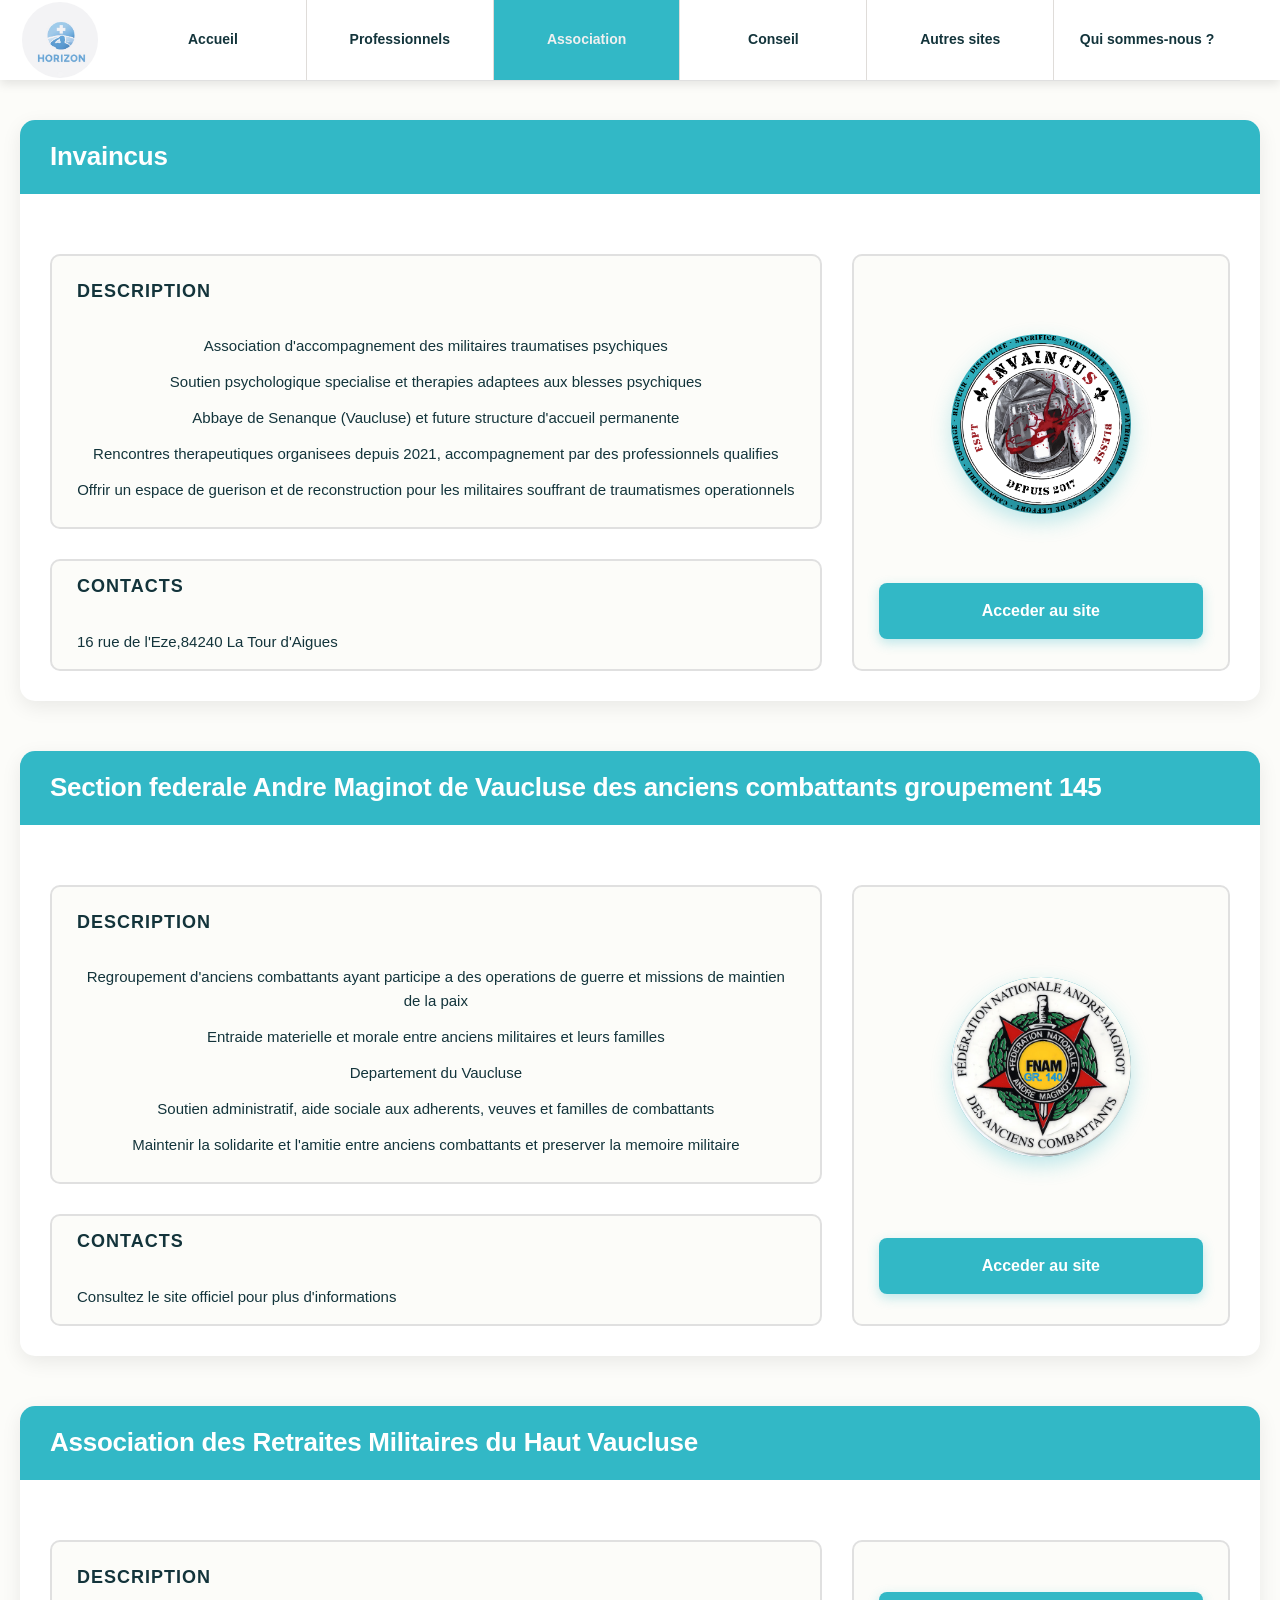
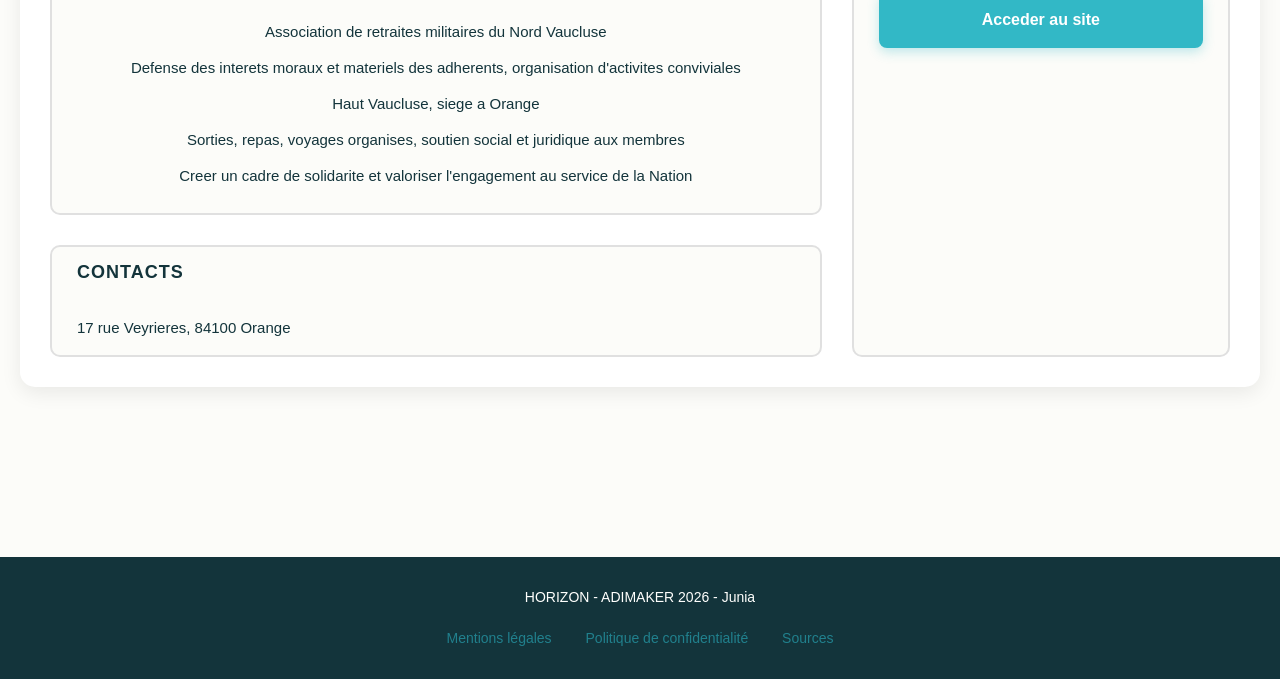
<file: associations.html>
<!DOCTYPE html>
<html lang="fr">
<head>
    <meta charset="UTF-8">
    <meta name="viewport" content="width=device-width, initial-scale=1.0">
    <title>Associations - HORIZON</title>
    <link rel="stylesheet" href="page_daccueil.css">
    <link rel="stylesheet" href="navbar.css">
    <link rel="stylesheet" href="associations.css">
</head>
<body>
    <!-- HEADER & NAVIGATION -->
<header>
    <nav class="navbar">
        <div class="logo-space">
            <img src="Logo.png" alt="Logo Horizon" />
        </div>

        <button class="menu-toggle" id="menuToggle">☰</button>

        <ul class="nav-menu" id="navMenu">
            <li class="nav-item">
                <a href="index.html" class="nav-link">Accueil</a>
            </li>
        
<li class="nav-item dropdown" id="dropdownPros">
    <a href="#" class="nav-link" id="dropdownToggle">Professionnels</a>
    <div class="dropdown-menu">
        <a href="psychiatres.html" class="dropdown-item">Psychiatres</a>
        <a href="psychologues.html" class="dropdown-item">Psychologues</a>
        <a href="psychothérapeutes.html" class="dropdown-item">Psychothérapeutes</a>
    </div>
</li>
            
           <li class="nav-item">
    <a href="associations.html" class="nav-link active">Association</a>
</li>
            
            <li class="nav-item">
                <a href="conseils.html" class="nav-link">Conseil</a>
            </li>
            
            <li class="nav-item">
                <a href="Autres_sites.html" class="nav-link">Autres sites</a>
            </li>
            
            <li class="nav-item">
                <a href="Qui_sommes_nous.html" class="nav-link">Qui sommes-nous ?</a>
            </li>
        </ul>
    </nav>
</header>



    <!-- CONTAINER PRINCIPAL -->
    <main class="associations-container">

        
        <!-- ASSOCIATION 1: INVAINCUS -->
        <article class="association-card">
            <div class="card-header">
                <h2 class="association-name">Invaincus</h2>
            </div>
            
            <div class="card-main">
                    <div class="left-column">
                        <!-- Description à gauche -->
                        <div class="description-block">
                            <h3 class="block-title">DESCRIPTION</h3>
                            <ul class="description-list centered">
                                <li>Association d'accompagnement des militaires traumatises psychiques</li>
                                <li>Soutien psychologique specialise et therapies adaptees aux blesses psychiques</li>
                                <li>Abbaye de Senanque (Vaucluse) et future structure d'accueil permanente</li>
                                <li>Rencontres therapeutiques organisees depuis 2021, accompagnement par des professionnels qualifies</li>
                                <li>Offrir un espace de guerison et de reconstruction pour les militaires souffrant de traumatismes operationnels</li>
                            </ul>
                        </div>

                        <!-- Contacts en bas (déplacé pour prendre la même largeur que la description) -->
                        <div class="contacts-block">
                            <h3 class="block-title">CONTACTS</h3>
                            <div class="contacts-content">
                                <p class="contact-address">
                                    16 rue de l'Eze,84240 La Tour d'Aigues</p>
                            </div>
                        </div>
                    </div>

                    <!-- Logo et lien à droite -->
                    <div class="logo-link-block">
                        <div class="logo-wrapper">
                            <div class="logo-circle">
                                <img src ="Invaincu.png">
                            </div>
                        </div>
                        <a href="https://www.association-invaincus.fr" target="_blank" rel="noopener noreferrer" class="site-button">
                            Acceder au site
                        </a>
                    </div>
                </div>
        </article>

        <!-- ASSOCIATION 2: ANDRÉ MAGINOT -->
        <article class="association-card">
            <div class="card-header">
                <h2 class="association-name">Section federale Andre Maginot de Vaucluse des anciens combattants groupement 145</h2>
            </div>
            
            <div class="card-main">
                <div class="left-column">
                    <div class="description-block">
                        <h3 class="block-title">DESCRIPTION</h3>
                        <ul class="description-list centered">
                            <li>Regroupement d'anciens combattants ayant participe a des operations de guerre et missions de maintien de la paix</li>
                            <li>Entraide materielle et morale entre anciens militaires et leurs familles</li>
                            <li>Departement du Vaucluse</li>
                            <li>Soutien administratif, aide sociale aux adherents, veuves et familles de combattants</li>
                            <li>Maintenir la solidarite et l'amitie entre anciens combattants et preserver la memoire militaire</li>
                        </ul>
                    </div>

                    <div class="contacts-block">
                        <h3 class="block-title">CONTACTS</h3>
                        <div class="contacts-content">
                            <p class="contact-info">Consultez le site officiel pour plus d'informations</p>
                        </div>
                    </div>
                </div>

                <div class="logo-link-block">
                    <div class="logo-wrapper">
                        <div class="logo-circle">
                                <img src ="FNAM.jpg">
                        </div>
                    </div>
                    <a href="https://assoce.fr/waldec/W841000232/SECTION-FEDERALE-ANDRE-MAGINOT-DU-VAUCLUSE-DES-ANCIENS-COMBATTANTS-GROUPEMENT-145" target="_blank" rel="noopener noreferrer" class="site-button">
                        Acceder au site
                    </a>
                </div>
            </div>
        </article>

        <!-- ASSOCIATION 3: RETRAITÉS MILITAIRES -->
        <article class="association-card">
            <div class="card-header">
                <h2 class="association-name">Association des Retraites Militaires du Haut Vaucluse</h2>
            </div>
            
            <div class="card-main">
                <div class="left-column">
                    <div class="description-block">
                        <h3 class="block-title">DESCRIPTION</h3>
                        <ul class="description-list centered">
                            <li>Association de retraites militaires du Nord Vaucluse</li>
                            <li>Defense des interets moraux et materiels des adherents, organisation d'activites conviviales</li>
                            <li>Haut Vaucluse, siege a Orange</li>
                            <li>Sorties, repas, voyages organises, soutien social et juridique aux membres</li>
                            <li>Creer un cadre de solidarite et valoriser l'engagement au service de la Nation</li>
                        </ul>
                    </div>

                    <div class="contacts-block">
                        <h3 class="block-title">CONTACTS</h3>
                        <div class="contacts-content">
                            <p class="contact-address">17 rue Veyrieres, 84100 Orange</p>
                        </div>
                    </div>
                </div>

                <div class="logo-link-block">

                    <a href="https://asso-info.fr/association-des-retraites-militaires-du-haut-vaucluse" target="_blank" rel="noopener noreferrer" class="site-button">
                        Acceder au site
                    </a>
                </div>
            </div>
        </article>




    </main>



    <!-- SCRIPT POUR MENU BURGER -->
    <footer class="site-footer">
        <p>HORIZON - ADIMAKER 2026 - Junia</p>
		<div style="margin-top: 20px; text-align: center;">
			<a href="mentions-legales.html" target="_blank" style="margin: 0 15px;">Mentions légales</a>
			<a href="confidentialite.html" target="_blank" style="margin: 0 15px;">Politique de confidentialité</a>
			<a href="sources.html" target="_blank" style="margin: 0 15px;">Sources</a>
		</div>
    </footer>
    <script src="java.js"></script>

	<script>
    // ── HAMBURGER : ouvrir/fermer le menu ──
    const menuToggle = document.getElementById('menuToggle');
    const navMenu    = document.getElementById('navMenu');

    menuToggle.addEventListener('click', function () {
        const isOpen = navMenu.classList.toggle('open');
        menuToggle.textContent = isOpen ? '✕' : '☰';
    });

    // ── DROPDOWN "Professionnels" sur mobile ──
    const dropdownPros   = document.getElementById('dropdownPros');
    const dropdownToggle = document.getElementById('dropdownToggle');

    dropdownToggle.addEventListener('click', function (e) {
        if (window.innerWidth <= 768) {
            e.preventDefault();
            dropdownPros.classList.toggle('open');
        }
    });

    // ── Fermer le menu si on clique en dehors ──
    document.addEventListener('click', function (e) {
        if (!navMenu.contains(e.target) && !menuToggle.contains(e.target)) {
            navMenu.classList.remove('open');
            menuToggle.textContent = '☰';
        }
    });
</script>
</body>
</html>
</file>
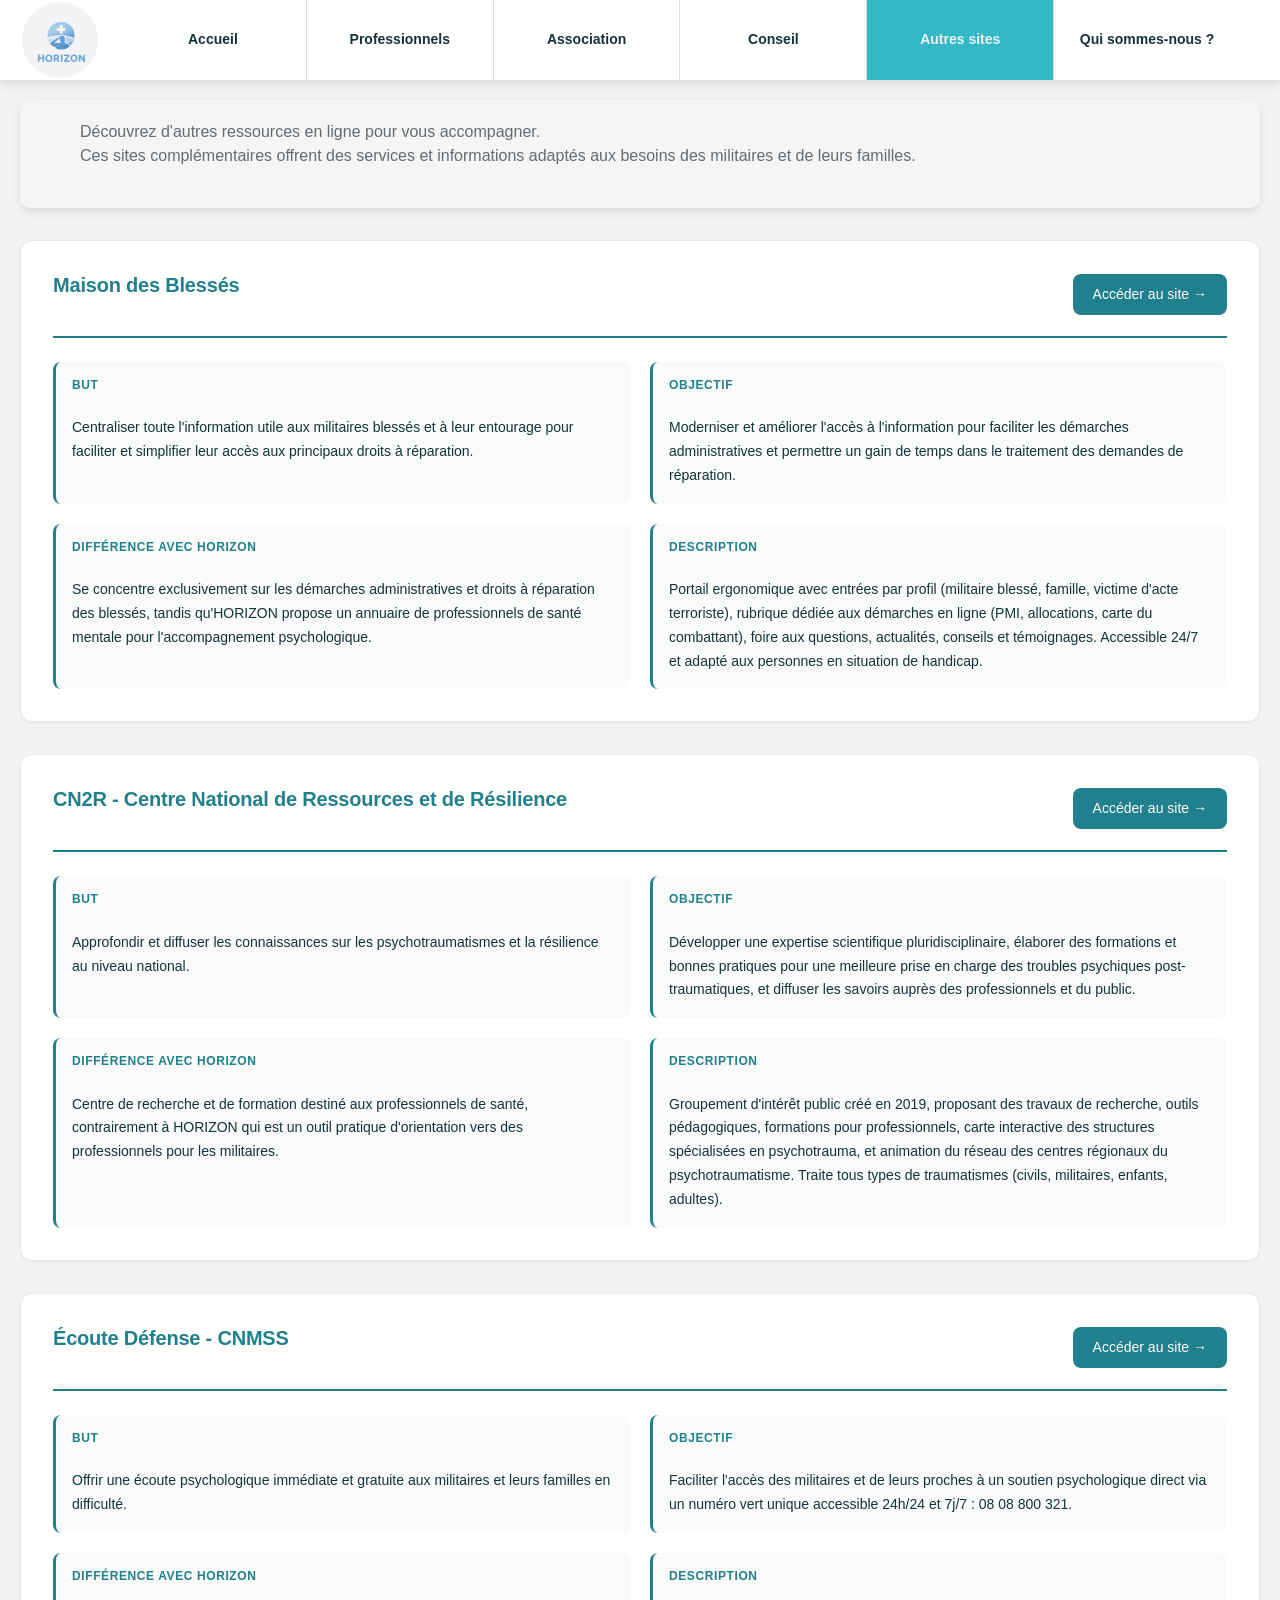
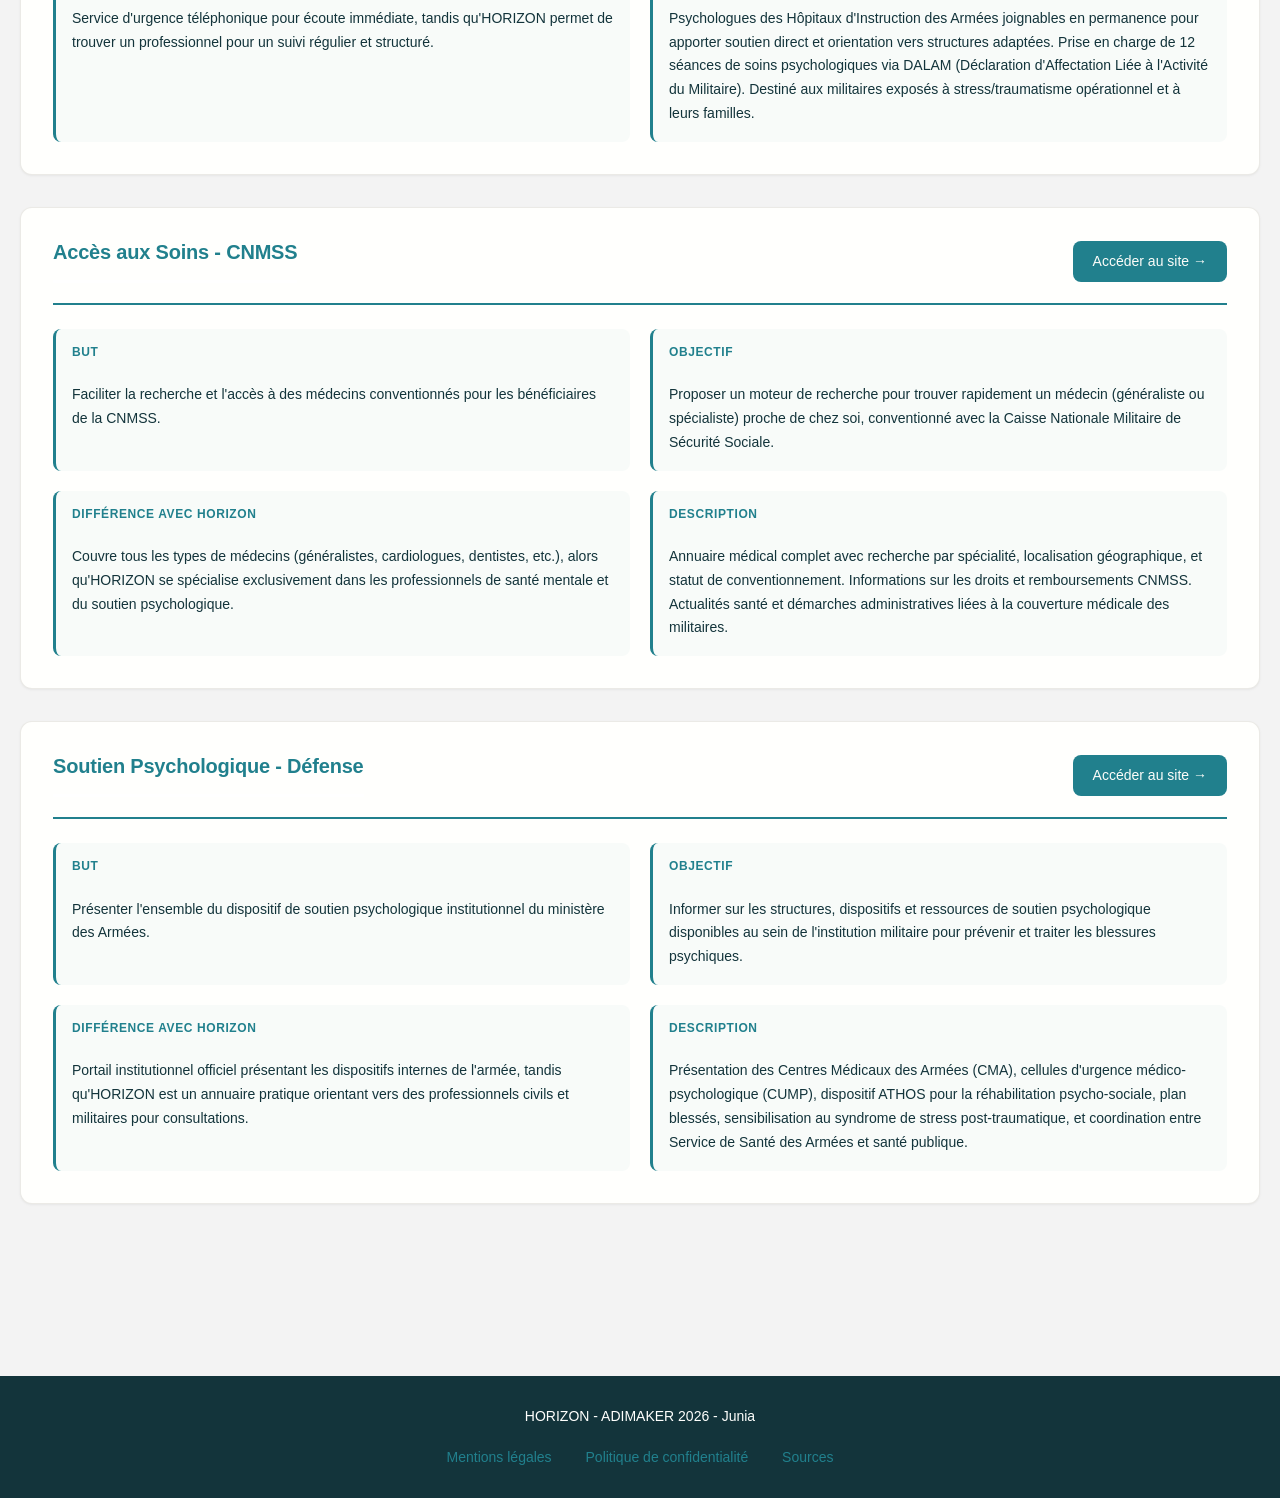
<file: Autres_sites.html>
<!DOCTYPE html>
<html lang="fr">
<head>
    <meta charset="UTF-8">
    <meta name="viewport" content="width=device-width, initial-scale=1.0">
    <title>Autres Sites Internet - HORIZON</title>
    <link rel="stylesheet" href="page_daccueil.css">
    <link rel="stylesheet" href="body.css">
    <link rel="stylesheet" href="navbar.css">
</head>
<body>
    <!-- HEADER & NAVIGATION -->
<header>
    <nav class="navbar">
        <div class="logo-space">
            <img src="Logo.png" alt="Logo Horizon" />
        </div>

        <button class="menu-toggle" id="menuToggle">☰</button>

        <ul class="nav-menu" id="navMenu">
            <li class="nav-item">
                <a href="index.html" class="nav-link">Accueil</a>
            </li>
            
<li class="nav-item dropdown" id="dropdownPros">
    <a href="#" class="nav-link" id="dropdownToggle">Professionnels</a>
    <div class="dropdown-menu">
        <a href="psychiatres.html" class="dropdown-item">Psychiatres</a>
        <a href="psychologues.html" class="dropdown-item">Psychologues</a>
        <a href="psychothérapeutes.html" class="dropdown-item">Psychothérapeutes</a>
    </div>
</li>
            
            <li class="nav-item">
                <a href="associations.html" class="nav-link">Association</a>
            </li>
            
            <li class="nav-item">
                <a href="conseils.html" class="nav-link">Conseil</a>
            </li>
            
           <li class="nav-item">
    <a href="Autres_sites.html" class="nav-link active">Autres sites</a>
</li>
            
            <li class="nav-item">
                <a href="Qui_sommes_nous.html" class="nav-link">Qui sommes-nous ?</a>
            </li>
        </ul>
    </nav>
</header>


    <main class="sites-container">
        <section class="intro-section">
            <div class="rectangular-box">
                <p class="intro-text">
                    Découvrez d'autres ressources en ligne pour vous accompagner.
                    <br> Ces sites complémentaires offrent des services et informations adaptés aux besoins des militaires et de leurs familles.
                </p>
            </div>
        </section>

        <section class="sites-list">
            <article class="site-card">
                <div class="site-header">
                    <h2 class="site-name">Maison des Blessés</h2>
                    <a href="https://maison-des-blesses.defense.gouv.fr/" target="_blank" rel="noopener noreferrer" class="site-link">Accéder au site →</a>
                </div>
                <div class="site-content">
                    <div class="site-section">
                        <h3 class="section-label">But</h3>
                        <p>Centraliser toute l'information utile aux militaires blessés et à leur entourage pour faciliter et simplifier leur accès aux principaux droits à réparation.</p>
                    </div>
                    <div class="site-section">
                        <h3 class="section-label">Objectif</h3>
                        <p>Moderniser et améliorer l'accès à l'information pour faciliter les démarches administratives et permettre un gain de temps dans le traitement des demandes de réparation.</p>
                    </div>
                    <div class="site-section">
                        <h3 class="section-label">Différence avec HORIZON</h3>
                        <p>Se concentre exclusivement sur les démarches administratives et droits à réparation des blessés, tandis qu'HORIZON propose un annuaire de professionnels de santé mentale pour l'accompagnement psychologique.</p>
                    </div>
                    <div class="site-section">
                        <h3 class="section-label">Description</h3>
                        <p>Portail ergonomique avec entrées par profil (militaire blessé, famille, victime d'acte terroriste), rubrique dédiée aux démarches en ligne (PMI, allocations, carte du combattant), foire aux questions, actualités, conseils et témoignages. Accessible 24/7 et adapté aux personnes en situation de handicap.</p>
                    </div>
                </div>
            </article>

            <article class="site-card">
                <div class="site-header">
                    <h2 class="site-name">CN2R - Centre National de Ressources et de Résilience</h2>
                    <a href="https://cn2r.fr/" target="_blank" rel="noopener noreferrer" class="site-link">Accéder au site →</a>
                </div>
                <div class="site-content">
                    <div class="site-section">
                        <h3 class="section-label">But</h3>
                        <p>Approfondir et diffuser les connaissances sur les psychotraumatismes et la résilience au niveau national.</p>
                    </div>
                    <div class="site-section">
                        <h3 class="section-label">Objectif</h3>
                        <p>Développer une expertise scientifique pluridisciplinaire, élaborer des formations et bonnes pratiques pour une meilleure prise en charge des troubles psychiques post-traumatiques, et diffuser les savoirs auprès des professionnels et du public.</p>
                    </div>
                    <div class="site-section">
                        <h3 class="section-label">Différence avec HORIZON</h3>
                        <p>Centre de recherche et de formation destiné aux professionnels de santé, contrairement à HORIZON qui est un outil pratique d'orientation vers des professionnels pour les militaires.</p>
                    </div>
                    <div class="site-section">
                        <h3 class="section-label">Description</h3>
                        <p>Groupement d'intérêt public créé en 2019, proposant des travaux de recherche, outils pédagogiques, formations pour professionnels, carte interactive des structures spécialisées en psychotrauma, et animation du réseau des centres régionaux du psychotraumatisme. Traite tous types de traumatismes (civils, militaires, enfants, adultes).</p>
                    </div>
                </div>
            </article>

            <article class="site-card">
                <div class="site-header">
                    <h2 class="site-name">Écoute Défense - CNMSS</h2>
                    <a href="https://deploiement.cnmss.fr/soutien-moral/ecoute-defense-260.html" target="_blank" rel="noopener noreferrer" class="site-link">Accéder au site →</a>
                </div>
                <div class="site-content">
                    <div class="site-section">
                        <h3 class="section-label">But</h3>
                        <p>Offrir une écoute psychologique immédiate et gratuite aux militaires et leurs familles en difficulté.</p>
                    </div>
                    <div class="site-section">
                        <h3 class="section-label">Objectif</h3>
                        <p>Faciliter l'accès des militaires et de leurs proches à un soutien psychologique direct via un numéro vert unique accessible 24h/24 et 7j/7 : 08 08 800 321.</p>
                    </div>
                    <div class="site-section">
                        <h3 class="section-label">Différence avec HORIZON</h3>
                        <p>Service d'urgence téléphonique pour écoute immédiate, tandis qu'HORIZON permet de trouver un professionnel pour un suivi régulier et structuré.</p>
                    </div>
                    <div class="site-section">
                        <h3 class="section-label">Description</h3>
                        <p>Psychologues des Hôpitaux d'Instruction des Armées joignables en permanence pour apporter soutien direct et orientation vers structures adaptées. Prise en charge de 12 séances de soins psychologiques via DALAM (Déclaration d'Affectation Liée à l'Activité du Militaire). Destiné aux militaires exposés à stress/traumatisme opérationnel et à leurs familles.</p>
                    </div>
                </div>
            </article>

            <article class="site-card">
                <div class="site-header">
                    <h2 class="site-name">Accès aux Soins - CNMSS</h2>
                    <a href="https://www.cnmss.fr/acces-aux-soins-recherche-dun-medecin" target="_blank" rel="noopener noreferrer" class="site-link">Accéder au site →</a>
                </div>
                <div class="site-content">
                    <div class="site-section">
                        <h3 class="section-label">But</h3>
                        <p>Faciliter la recherche et l'accès à des médecins conventionnés pour les bénéficiaires de la CNMSS.</p>
                    </div>
                    <div class="site-section">
                        <h3 class="section-label">Objectif</h3>
                        <p>Proposer un moteur de recherche pour trouver rapidement un médecin (généraliste ou spécialiste) proche de chez soi, conventionné avec la Caisse Nationale Militaire de Sécurité Sociale.</p>
                    </div>
                    <div class="site-section">
                        <h3 class="section-label">Différence avec HORIZON</h3>
                        <p>Couvre tous les types de médecins (généralistes, cardiologues, dentistes, etc.), alors qu'HORIZON se spécialise exclusivement dans les professionnels de santé mentale et du soutien psychologique.</p>
                    </div>
                    <div class="site-section">
                        <h3 class="section-label">Description</h3>
                        <p>Annuaire médical complet avec recherche par spécialité, localisation géographique, et statut de conventionnement. Informations sur les droits et remboursements CNMSS. Actualités santé et démarches administratives liées à la couverture médicale des militaires.</p>
                    </div>
                </div>
            </article>

            <article class="site-card">
                <div class="site-header">
                    <h2 class="site-name">Soutien Psychologique - Défense</h2>
                    <a href="https://www.defense.gouv.fr/sga/soutien-psychologique" target="_blank" rel="noopener noreferrer" class="site-link">Accéder au site →</a>
                </div>
                <div class="site-content">
                    <div class="site-section">
                        <h3 class="section-label">But</h3>
                        <p>Présenter l'ensemble du dispositif de soutien psychologique institutionnel du ministère des Armées.</p>
                    </div>
                    <div class="site-section">
                        <h3 class="section-label">Objectif</h3>
                        <p>Informer sur les structures, dispositifs et ressources de soutien psychologique disponibles au sein de l'institution militaire pour prévenir et traiter les blessures psychiques.</p>
                    </div>
                    <div class="site-section">
                        <h3 class="section-label">Différence avec HORIZON</h3>
                        <p>Portail institutionnel officiel présentant les dispositifs internes de l'armée, tandis qu'HORIZON est un annuaire pratique orientant vers des professionnels civils et militaires pour consultations.</p>
                    </div>
                    <div class="site-section">
                        <h3 class="section-label">Description</h3>
                        <p>Présentation des Centres Médicaux des Armées (CMA), cellules d'urgence médico-psychologique (CUMP), dispositif ATHOS pour la réhabilitation psycho-sociale, plan blessés, sensibilisation au syndrome de stress post-traumatique, et coordination entre Service de Santé des Armées et santé publique.</p>
                    </div>
                </div>
            </article>
        </section>
    </main>

    <footer class="site-footer">
        <p>HORIZON - ADIMAKER 2026 - Junia</p>
		<div style="margin-top: 20px; text-align: center;">
			<a href="mentions-legales.html" target="_blank" style="margin: 0 15px;">Mentions légales</a>
			<a href="confidentialite.html" target="_blank" style="margin: 0 15px;">Politique de confidentialité</a>
			<a href="sources.html" target="_blank" style="margin: 0 15px;">Sources</a>
		</div>
    </footer>
        <script src="java.js"></script>

	<script>
    // ── HAMBURGER : ouvrir/fermer le menu ──
    const menuToggle = document.getElementById('menuToggle');
    const navMenu    = document.getElementById('navMenu');

    menuToggle.addEventListener('click', function () {
        const isOpen = navMenu.classList.toggle('open');
        menuToggle.textContent = isOpen ? '✕' : '☰';
    });

    // ── DROPDOWN "Professionnels" sur mobile ──
    const dropdownPros   = document.getElementById('dropdownPros');
    const dropdownToggle = document.getElementById('dropdownToggle');

    dropdownToggle.addEventListener('click', function (e) {
        if (window.innerWidth <= 768) {
            e.preventDefault();
            dropdownPros.classList.toggle('open');
        }
    });
    // ── Fermer le menu si on clique en dehors ──
    document.addEventListener('click', function (e) {
        if (!navMenu.contains(e.target) && !menuToggle.contains(e.target)) {
            navMenu.classList.remove('open');
            menuToggle.textContent = '☰';
        }
    });
</script>
</body>
</html>
</file>
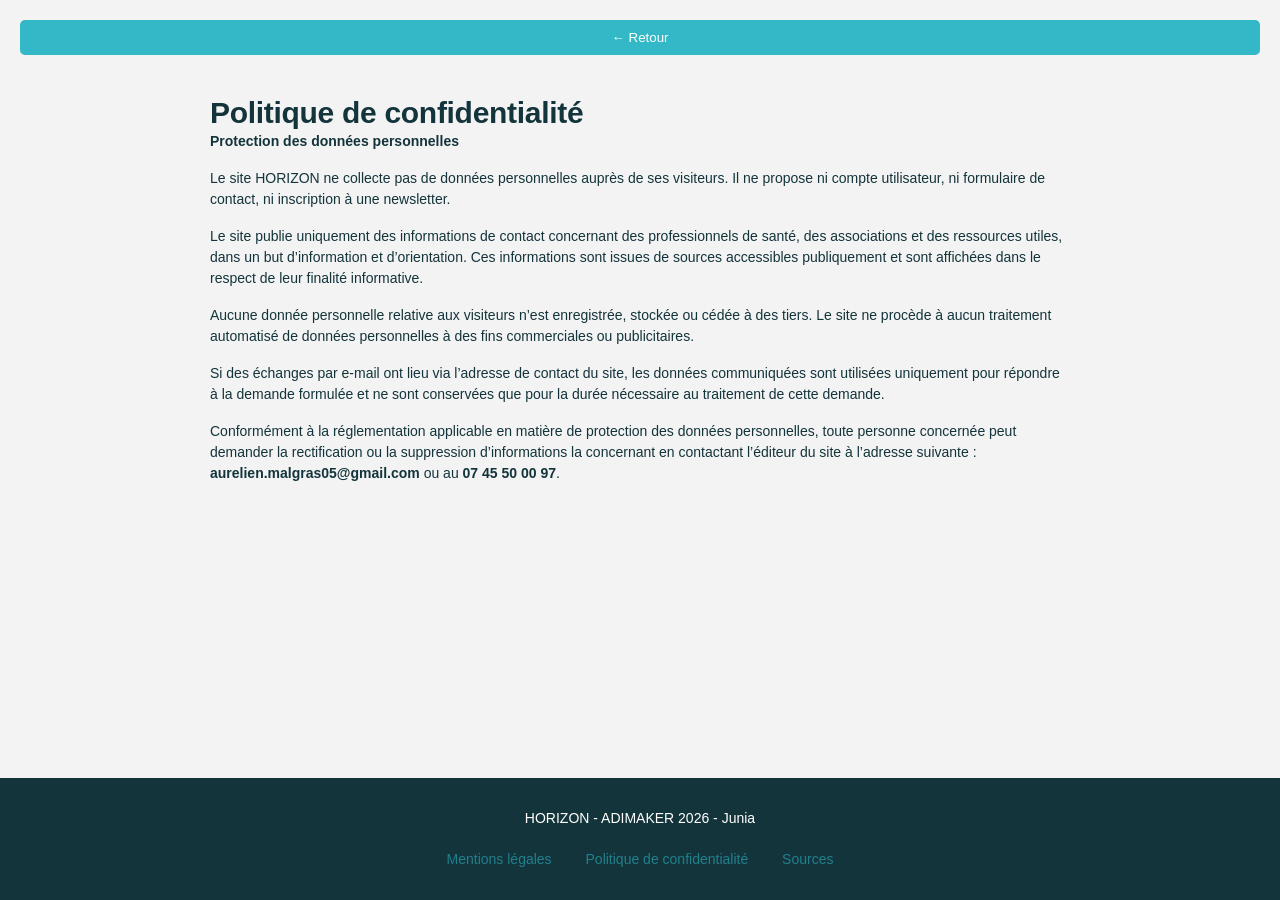
<file: confidentialite.html>
<!DOCTYPE html>
<html lang="fr">

<head>
    <meta charset="UTF-8">
    <title>Politique de confidentialité</title>

    <!-- Responsive (important) -->
    <meta name="viewport" content="width=device-width, initial-scale=1.0">

    <!-- Styles -->
    <link rel="stylesheet" href="page_daccueil.css">
    <link rel="stylesheet" href="body.css">
</head>

<body>

    <!-- Bouton retour -->
<button onclick="window.location.href = 'index.html'" style="
    margin: 20px;
    padding: 10px 20px;
    background-color: #32b8c6;
    color: white;
    border: none;
    border-radius: 5px;
    cursor: pointer;">
    ← Retour
</button>
    <a href="index.html" class="button"></a>

    <!-- Contenu -->
    <main style="max-width: 900px; margin: auto; padding: 20px;">

        <h1>Politique de confidentialité</h1>

        <p><strong>Protection des données personnelles</strong></p>
        <p>Le site HORIZON ne collecte pas de données personnelles auprès de ses visiteurs. Il ne propose ni compte utilisateur, ni formulaire de contact, ni inscription à une newsletter.</p>
        <p>Le site publie uniquement des informations de contact concernant des professionnels de santé, des associations et des ressources utiles, dans un but d’information et d’orientation. Ces informations sont issues de sources accessibles publiquement et sont affichées dans le respect de leur finalité informative.</p>
        <p>Aucune donnée personnelle relative aux visiteurs n’est enregistrée, stockée ou cédée à des tiers. Le site ne procède à aucun traitement automatisé de données personnelles à des fins commerciales ou publicitaires.</p>
        <p>Si des échanges par e-mail ont lieu via l’adresse de contact du site, les données communiquées sont utilisées uniquement pour répondre à la demande formulée et ne sont conservées que pour la durée nécessaire au traitement de cette demande.</p>
        <p>Conformément à la réglementation applicable en matière de protection des données personnelles, toute personne concernée peut demander la rectification ou la suppression d’informations la concernant en contactant l’éditeur du site à l’adresse suivante : <strong>aurelien.malgras05@gmail.com</strong> ou au <strong>07 45 50 00 97</strong>.</p>
        

    </main>

    <!-- Footer -->
    <footer class="site-footer">
        <p>HORIZON - ADIMAKER 2026 - Junia</p>
		<div style="margin-top: 20px; text-align: center;">
			<a href="mentions-legales.html" target="_blank" style="margin: 0 15px;">Mentions légales</a>
			<a href="confidentialite.html" target="_blank" style="margin: 0 15px;">Politique de confidentialité</a>
			<a href="sources.html" target="_blank" style="margin: 0 15px;">Sources</a>
		</div>
    </footer>

</body>
</html>
</file>
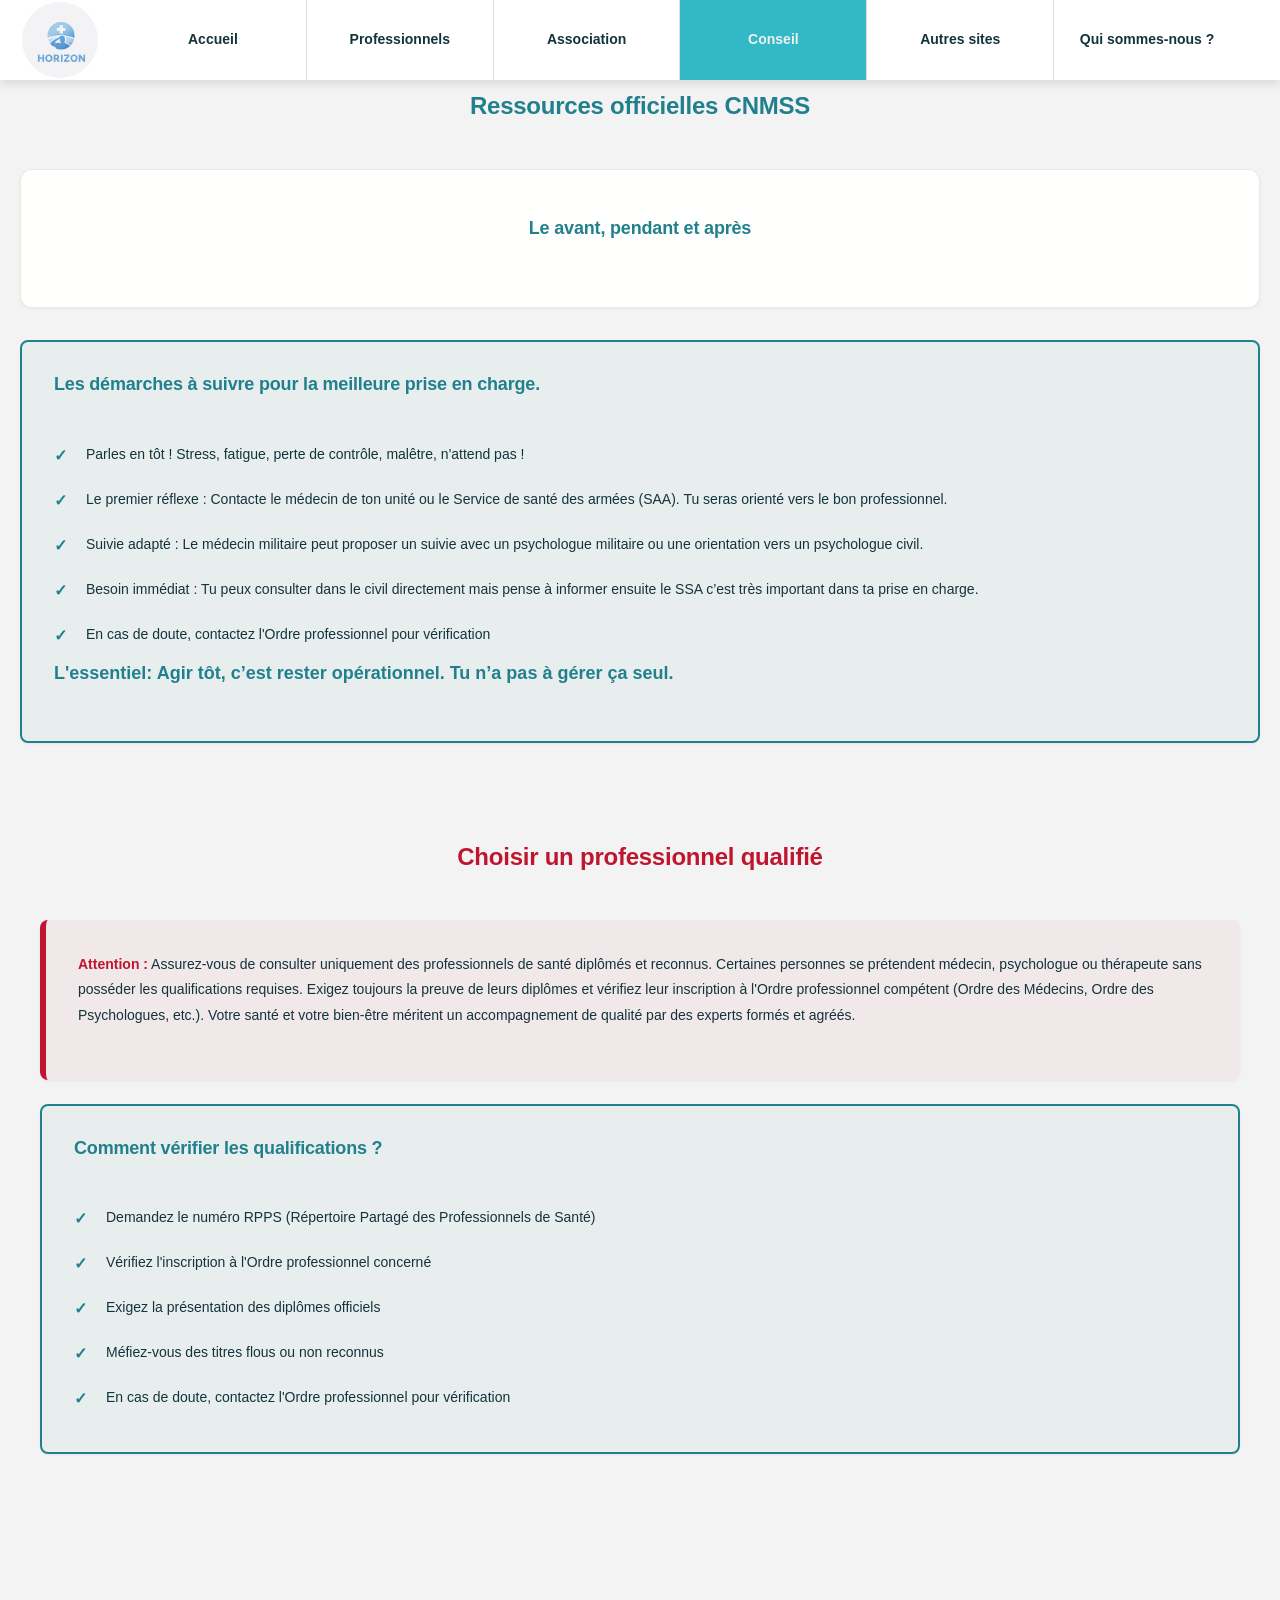
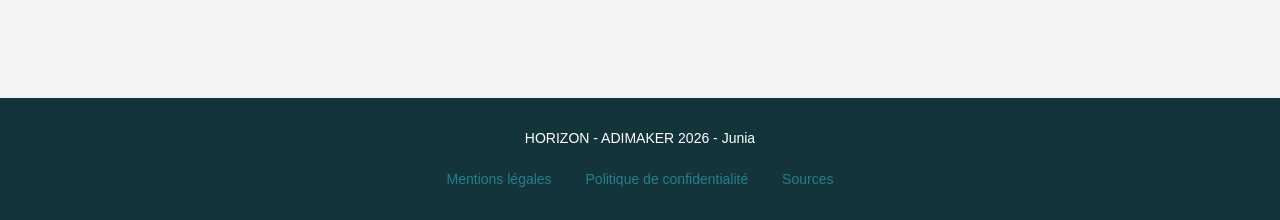
<file: conseils.html>
<!DOCTYPE html>
<html lang="fr">
<head>
    <meta charset="UTF-8">
    <meta name="viewport" content="width=device-width, initial-scale=1.0">
    <title>Conseils OPEX - HORIZON</title>
    <link rel="stylesheet" href="page_daccueil.css">
    <link rel="stylesheet" href="body.css">
    <link rel="stylesheet" href="navbar.css">
</head>
<body>
<!-- HEADER & NAVIGATION -->
<header>
    <nav class="navbar">
        <div class="logo-space">
            <img src="Logo.png" alt="Logo Horizon" />
        </div>


        <ul class="nav-menu" id="navMenu">
            <li class="nav-item">
                <a href="index.html" class="nav-link">Accueil</a>
            </li>
         
<li class="nav-item dropdown" id="dropdownPros">
    <a href="#" class="nav-link" id="dropdownToggle">Professionnels</a>
    <div class="dropdown-menu">
        <a href="psychiatres.html" class="dropdown-item">Psychiatres</a>
        <a href="psychologues.html" class="dropdown-item">Psychologues</a>
        <a href="psychothérapeutes.html" class="dropdown-item">Psychothérapeutes</a>
    </div>
</li>
            
            <li class="nav-item">
                <a href="associations.html" class="nav-link">Association</a>
            </li>
            
            <li class="nav-item">
    <a href="conseils.html" class="nav-link active">Conseil</a>
</li>
            
            <li class="nav-item">
                <a href="Autres_sites.html" class="nav-link">Autres sites</a>
            </li>
            
            <li class="nav-item">
                <a href="Qui_sommes_nous.html" class="nav-link">Qui sommes-nous ?</a>
            </li>
        </ul>
    </nav>
</header>


    <main class="qui-container">
        

        <section class="resources-section">
            <h3 class="section-heading">Ressources officielles CNMSS</h3>
            <div class="cards-grid">

                
                <a href="https://deploiement.cnmss.fr/mieux-vivre-le-deploiement-3.html" target="_blank" rel="noopener noreferrer" class="opex-card">
                    <div class="opex-card-icon"></div>
                    <h4 class="opex-card-title">Le avant, pendant et après</h4>
                    <p class="opex-card-desc"></p>
                </a>
                


            </div>
        </section>
</center>	

		<section>
			<div class="info-box">
                <h4 class="info-title"> Les démarches à suivre pour la meilleure prise en charge.</h4>
                <ol class="verification-list">
                    <li>Parles en tôt ! Stress, fatigue, perte de contrôle, malêtre, n'attend pas !</li>
                    <li>Le premier réflexe : Contacte le médecin de ton unité ou le Service de santé des armées (SAA). Tu seras orienté vers le bon professionnel.</li>
                    <li>Suivie adapté : Le médecin militaire peut proposer un suivie avec un psychologue militaire ou une orientation vers un psychologue civil. </li>
                    <li>Besoin immédiat : Tu peux consulter dans le civil directement mais pense à informer ensuite le SSA c’est très important dans ta prise en charge.</li>
                    <li>En cas de doute, contactez l'Ordre professionnel pour vérification</li>
					<p class="info-title">L'essentiel: Agir tôt, c’est rester opérationnel. Tu n’a pas à gérer ça seul.
                </ol>
            </div>
		</section>
        <section class="alert-section">
            <h3 class="section-heading alert-heading"> Choisir un professionnel qualifié</h3>
            
            <div class="alert-box">
                <p class="alert-text">
                    <strong>Attention :</strong> Assurez-vous de consulter uniquement des professionnels de santé diplômés et reconnus. Certaines personnes se prétendent médecin, psychologue ou thérapeute sans posséder les qualifications requises. Exigez toujours la preuve de leurs diplômes et vérifiez leur inscription à l'Ordre professionnel compétent (Ordre des Médecins, Ordre des Psychologues, etc.). Votre santé et votre bien-être méritent un accompagnement de qualité par des experts formés et agréés.
                </p>
            </div>

            <div class="info-box">
                <h4 class="info-title"> Comment vérifier les qualifications ?</h4>
                <ul class="verification-list">
                    <li>Demandez le numéro RPPS (Répertoire Partagé des Professionnels de Santé)</li>
                    <li>Vérifiez l'inscription à l'Ordre professionnel concerné</li>
                    <li>Exigez la présentation des diplômes officiels</li>
                    <li>Méfiez-vous des titres flous ou non reconnus</li>
                    <li>En cas de doute, contactez l'Ordre professionnel pour vérification</li>
                </ul>
            </div>
        </section>
    </main>

    <footer class="site-footer">
        <p>HORIZON - ADIMAKER 2026 - Junia</p>
		<div style="margin-top: 20px; text-align: center;">
			<a href="mentions-legales.html" target="_blank" style="margin: 0 15px;">Mentions légales</a>
			<a href="confidentialite.html" target="_blank" style="margin: 0 15px;">Politique de confidentialité</a>
			<a href="sources.html" target="_blank" style="margin: 0 15px;">Sources</a>
		</div>
    </footer>
    <script>
    // ── HAMBURGER : ouvrir/fermer le menu ──
    const menuToggle = document.getElementById('menuToggle');
    const navMenu    = document.getElementById('navMenu');

    menuToggle.addEventListener('click', function () {
        const isOpen = navMenu.classList.toggle('open');
        menuToggle.textContent = isOpen ? '✕' : '☰';
    });

    // ── DROPDOWN "Professionnels" sur mobile ──
    const dropdownPros   = document.getElementById('dropdownPros');
    const dropdownToggle = document.getElementById('dropdownToggle');

    dropdownToggle.addEventListener('click', function (e) {
        if (window.innerWidth <= 768) {
            e.preventDefault();
            dropdownPros.classList.toggle('open');
        }
    });

    // ── Fermer le menu si on clique en dehors ──
    document.addEventListener('click', function (e) {
        if (!navMenu.contains(e.target) && !menuToggle.contains(e.target)) {
            navMenu.classList.remove('open');
            menuToggle.textContent = '☰';
        }
    });
</script>
</body>
</html>
</file>
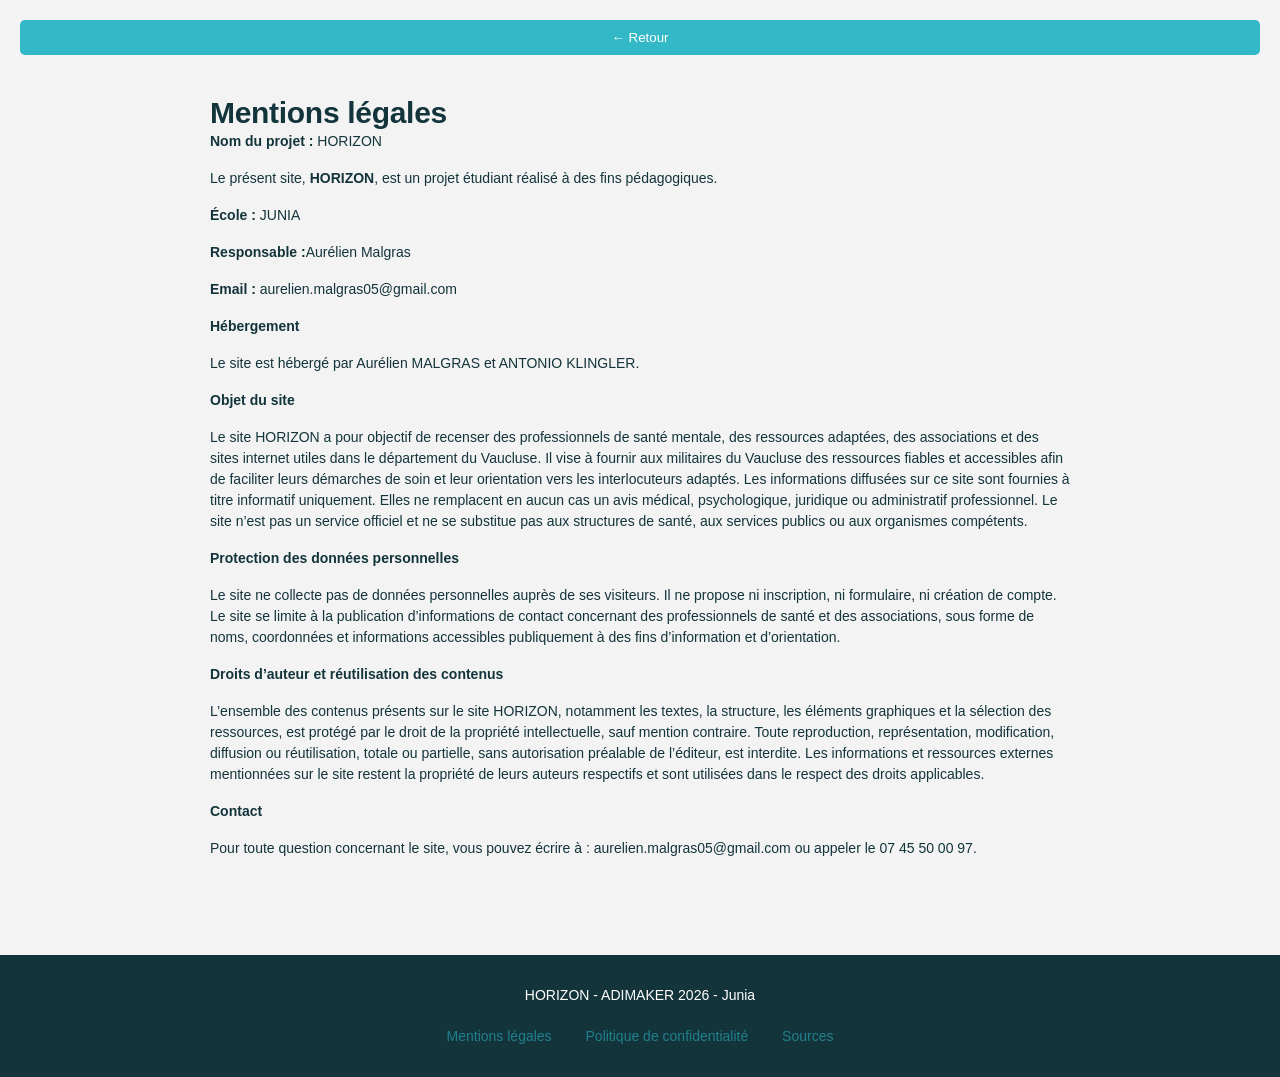
<file: mentions-legales.html>
<!DOCTYPE html>
<html lang="fr">

<head>
    <meta charset="UTF-8">
    <title>Mentions légales</title>

    <!-- Responsive (important) -->
    <meta name="viewport" content="width=device-width, initial-scale=1.0">

    <!-- Styles -->
    <link rel="stylesheet" href="page_daccueil.css">
    <link rel="stylesheet" href="body.css">
</head>

<body>

    <!-- Bouton retour -->
<button onclick="window.location.href = 'index.html'" style="
    margin: 20px;
    padding: 10px 20px;
    background-color: #32b8c6;
    color: white;
    border: none;
    border-radius: 5px;
    cursor: pointer;">
    ← Retour
</button>
    <a href="index.html" class="button"></a>

    <!-- Contenu -->
    <main style="max-width: 900px; margin: auto; padding: 20px;">

        <h1>Mentions légales</h1>

        <p><strong>Nom du projet :</strong> HORIZON</p>
        <p>Le présent site, <strong>HORIZON</strong>, est un projet étudiant réalisé à des fins pédagogiques.</p>
        <p><strong>École :</strong> JUNIA</p>
        <p><strong>Responsable :</strong>Aurélien Malgras</p>
        <p><strong>Email :</strong> aurelien.malgras05@gmail.com</p>
        <p><strong>Hébergement</strong></p>
        <p>Le site est hébergé par Aurélien MALGRAS et ANTONIO KLINGLER.</p>
        <p><strong>Objet du site</strong></p>
        <p>Le site HORIZON a pour objectif de recenser des professionnels de santé mentale, des ressources adaptées, des associations et des sites internet utiles dans le département du Vaucluse.
            Il vise à fournir aux militaires du Vaucluse des ressources fiables et accessibles afin de faciliter leurs démarches de soin et leur orientation vers les interlocuteurs adaptés.
            Les informations diffusées sur ce site sont fournies à titre informatif uniquement. Elles ne remplacent en aucun cas un avis médical, psychologique, juridique ou administratif professionnel.
            Le site n’est pas un service officiel et ne se substitue pas aux structures de santé, aux services publics ou aux organismes compétents.
        </p>
        <p><strong>Protection des données personnelles</strong></p>
        <p>Le site ne collecte pas de données personnelles auprès de ses visiteurs. Il ne propose ni inscription, ni formulaire, ni création de compte.
            Le site se limite à la publication d’informations de contact concernant des professionnels de santé et des associations, sous forme de noms, coordonnées et informations accessibles publiquement à des fins d’information et d’orientation.
        </p>
        <p><strong>Droits d’auteur et réutilisation des contenus</strong></p>
        <p>L’ensemble des contenus présents sur le site HORIZON, notamment les textes, la structure, les éléments graphiques et la sélection des ressources, est protégé par le droit de la propriété intellectuelle, sauf mention contraire.
            Toute reproduction, représentation, modification, diffusion ou réutilisation, totale ou partielle, sans autorisation préalable de l’éditeur, est interdite.
            Les informations et ressources externes mentionnées sur le site restent la propriété de leurs auteurs respectifs et sont utilisées dans le respect des droits applicables.
        </p>
        <p><strong>Contact</strong></p>
        <p>Pour toute question concernant le site, vous pouvez écrire à : aurelien.malgras05@gmail.com ou appeler le 07 45 50 00 97.</p>


    </main>

    <!-- Footer -->
    <footer class="site-footer">
        <p>HORIZON - ADIMAKER 2026 - Junia</p>
		<div style="margin-top: 20px; text-align: center;">
			<a href="mentions-legales.html" target="_blank" style="margin: 0 15px;">Mentions légales</a>
			<a href="confidentialite.html" target="_blank" style="margin: 0 15px;">Politique de confidentialité</a>
			<a href="sources.html" target="_blank" style="margin: 0 15px;">Sources</a>
		</div>
    </footer>

</body>
</html>
</file>
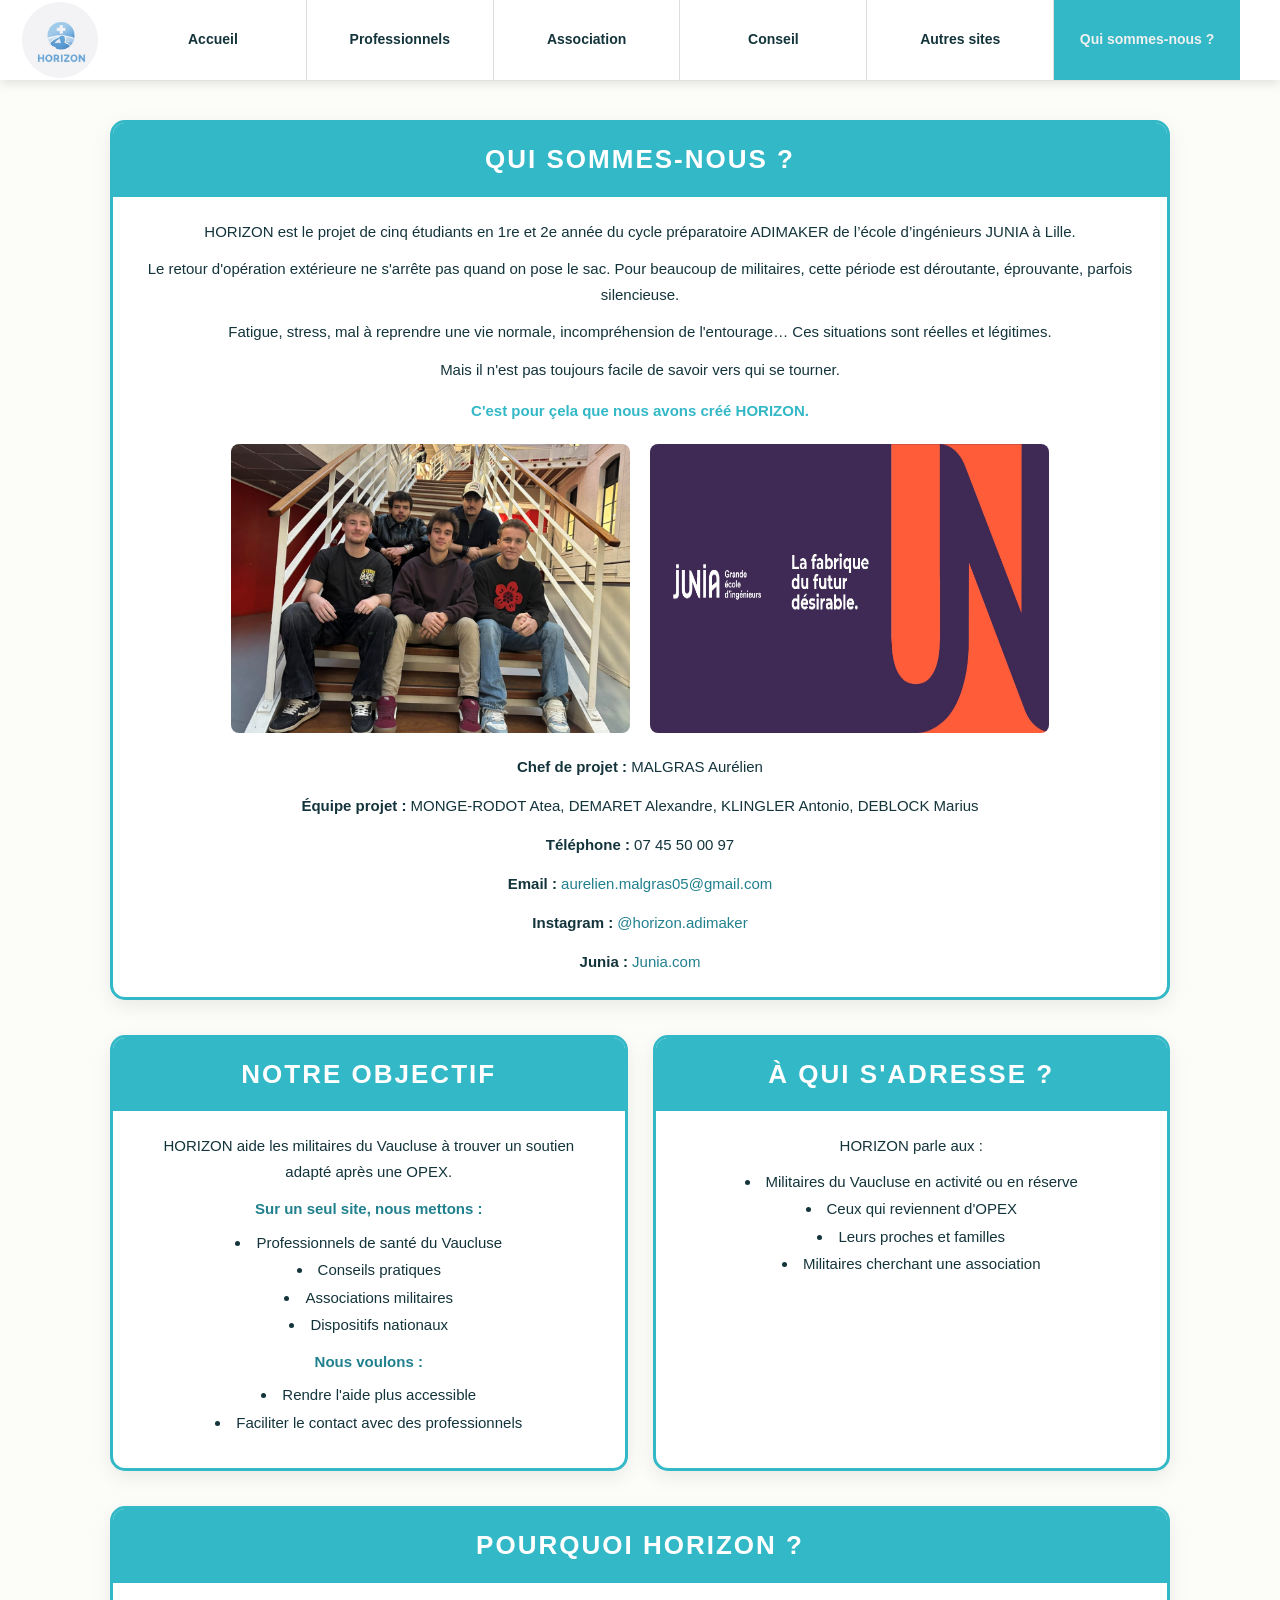
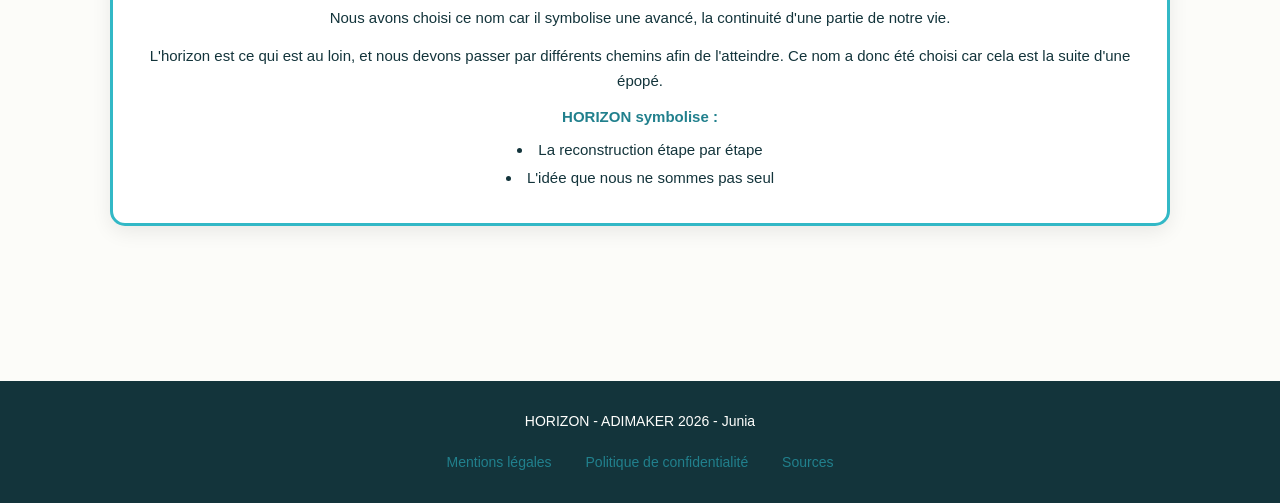
<file: Qui_sommes_nous.html>
<!DOCTYPE html>
<html lang="fr">
<head>
    <meta charset="utf-8">
    <meta name="viewport" content="width=device-width, initial-scale=1">
    <title>Qui sommes-nous - HORIZON</title>
    <link rel="stylesheet" href="page_daccueil.css">
    <link rel="stylesheet" href="navbar.css">
    <link rel="stylesheet" href="Qui sommes nous.css">
</head>
<body>

<!-- HEADER & NAVIGATION -->
<header>
    <nav class="navbar">
        <div class="logo-space">
            <img src="Logo.png" alt="Logo Horizon" />
        </div>
		
        <button class="menu-toggle" id="menuToggle">☰</button>

        <ul class="nav-menu" id="navMenu">
            <li class="nav-item">
                <a href="index.html" class="nav-link">Accueil</a>
            </li>
            
<li class="nav-item dropdown" id="dropdownPros">
    <a href="#" class="nav-link" id="dropdownToggle">Professionnels</a>
    <div class="dropdown-menu">
        <a href="psychiatres.html" class="dropdown-item">Psychiatres</a>
        <a href="psychologues.html" class="dropdown-item">Psychologues</a>
        <a href="psychothérapeutes.html" class="dropdown-item">Psychothérapeutes</a>
    </div>
</li>
            
            <li class="nav-item">
                <a href="associations.html" class="nav-link">Association</a>
            </li>
            
            <li class="nav-item">
                <a href="conseils.html" class="nav-link">Conseil</a>
            </li>
            
            <li class="nav-item">
                <a href="Autres_sites.html" class="nav-link">Autres sites</a>
            </li>
            
            <li class="nav-item">
    <a href="Qui_sommes_nous.html" class="nav-link active">Qui sommes-nous ?</a>
</li>
        </ul>
    </nav>
</header>



    <main class="qui-container">
        <!-- BLOC CENTRAL INTRO -->
<article class="info-card intro-card">
    <div class="card-header">
        <h2 class="card-title">Qui sommes-nous ?</h2>
    </div>
    <div class="card-content">
        <div class="card-body">
            <p>HORIZON est le projet de cinq étudiants en 1re et 2e année du cycle préparatoire ADIMAKER de l’école d’ingénieurs JUNIA à Lille.	</p>
            <p>Le retour d'opération extérieure ne s'arrête pas quand on pose le sac. Pour beaucoup de militaires, cette période est déroutante, éprouvante, parfois silencieuse.</p>
            <p>Fatigue, stress, mal à reprendre une vie normale, incompréhension de l'entourage… Ces situations sont réelles et légitimes.</p>
            <p>Mais il n'est pas toujours facile de savoir vers qui se tourner.</p>
            <p class="intro-highlight">C'est pour çela que nous avons créé HORIZON.</p>
            <div style="display: flex; justify-content: center; gap: 20px; margin-top: 20px;">
				<img src="Groupe.png" alt="Équipe HORIZON" style="width: 40%; border-radius: 8px;">
				<img src="junia.jpg" style="width: 40%; height: auto; border-radius: 8px;">
			</div>
			<div style="margin-top: 20px; text-align: center; line-height: 1.8;">
				<p> <strong>Chef de projet :</strong> MALGRAS Aurélien</p>
				<p> <strong>Équipe projet :</strong> MONGE-RODOT Atea, DEMARET Alexandre, KLINGLER Antonio, DEBLOCK Marius</p>
				<p> <strong>Téléphone :</strong> 07 45 50 00 97</p>
				<p> <strong>Email :</strong> 
					<a href="mailto:aurelien.malgras05@gmail.com">aurelien.malgras05@gmail.com</a>
				</p>
				<p> <strong>Instagram :</strong> 
					<a href="https://instagram.com/horizon.adimaker" target="_blank">@horizon.adimaker</a>
				</p>
                <p><strong>Junia : </strong>
                    <a href="https://www.junia.com/" target="_blank">Junia.com</a></p>
			</div>
        </div>
    </div>
</article>

        <!-- DEUX BLOCS CÔTE À CÔTE -->
        <div class="cards-grid">
            <article class="info-card">
                <div class="card-header">
                    <h2 class="card-title">Notre objectif</h2>
                </div>
                <div class="card-content">
                    <div class="card-body-compact">
                        <p>HORIZON aide les militaires du Vaucluse à trouver un soutien adapté après une OPEX.</p>
                        <p><strong>Sur un seul site, nous mettons :</strong></p>
                        <ul class="compact-list">
                            <li>Professionnels de santé du Vaucluse</li>
                            <li>Conseils pratiques</li>
                            <li>Associations militaires</li>
                            <li>Dispositifs nationaux</li>
                        </ul>
                        <p><strong>Nous voulons :</strong></p>
                        <ul class="compact-list">
                            <li>Rendre l'aide plus accessible</li>
                            <li>Faciliter le contact avec des professionnels</li>
                        </ul>
                    </div>
                </div>
            </article>

            <article class="info-card">
                <div class="card-header">
                    <h2 class="card-title">À qui s'adresse ?</h2>
                </div>
                <div class="card-content">
                    <div class="card-body-compact">
                        <p>HORIZON parle aux :</p>
                        <ul class="compact-list">
                            <li>Militaires du Vaucluse en activité ou en réserve</li>
                            <li>Ceux qui reviennent d'OPEX</li>
                            <li>Leurs proches et familles</li>
                            <li>Militaires cherchant une association</li>
                        </ul>
                    </div>
                </div>
            </article>
        </div>

        <!-- BLOC FINAL -->
        <article class="info-card final-card">
            <div class="card-header">
                <h2 class="card-title">Pourquoi HORIZON ?</h2>
            </div>
            <div class="card-content">
                <div class="card-body-compact">
                    <p>Nous avons choisi ce nom car il symbolise une avancé, la continuité d'une partie de notre vie.</p>
                    <p>L'horizon est ce qui est au loin, et nous devons passer par différents chemins afin de l'atteindre. Ce nom a donc été choisi car cela est la suite d'une épopé.
                    </p>
                    <p><strong>HORIZON symbolise :</strong></p>
                    <ul class="compact-list">
                        <li>La reconstruction étape par étape</li>
                        <li>L'idée que nous ne sommes pas seul</li>
                    </ul>
                </div>
            </div>
        </article>
    </main>

<!-- FOOTER -->
    <footer class="site-footer">
        <p>HORIZON - ADIMAKER 2026 - Junia</p>
		<div style="margin-top: 20px; text-align: center;">
			<a href="mentions-legales.html" target="_blank" style="margin: 0 15px;">Mentions légales</a>
			<a href="confidentialite.html" target="_blank" style="margin: 0 15px;">Politique de confidentialité</a>
			<a href="sources.html" target="_blank" style="margin: 0 15px;">Sources</a>
		</div>
    </footer>

    <script>
        const menuToggle = document.getElementById('menuToggle');
        const navMenu = document.getElementById('navMenu');
        if (menuToggle) menuToggle.addEventListener('click', () => navMenu.classList.toggle('active'));


    // ── HAMBURGER : ouvrir/fermer le menu ──
    const menuToggle = document.getElementById('menuToggle');
    const navMenu    = document.getElementById('navMenu');

    menuToggle.addEventListener('click', function () {
        const isOpen = navMenu.classList.toggle('open');
        menuToggle.textContent = isOpen ? '✕' : '☰';
    });

    // ── DROPDOWN "Professionnels" sur mobile ──
    const dropdownPros   = document.getElementById('dropdownPros');
    const dropdownToggle = document.getElementById('dropdownToggle');

    dropdownToggle.addEventListener('click', function (e) {
        if (window.innerWidth <= 768) {
            e.preventDefault();
            dropdownPros.classList.toggle('open');
        }
    });

    // ── Fermer le menu si on clique en dehors ──
    document.addEventListener('click', function (e) {
        if (!navMenu.contains(e.target) && !menuToggle.contains(e.target)) {
            navMenu.classList.remove('open');
            menuToggle.textContent = '☰';
        }
    });

    </script>
</body>
</html>
</file>
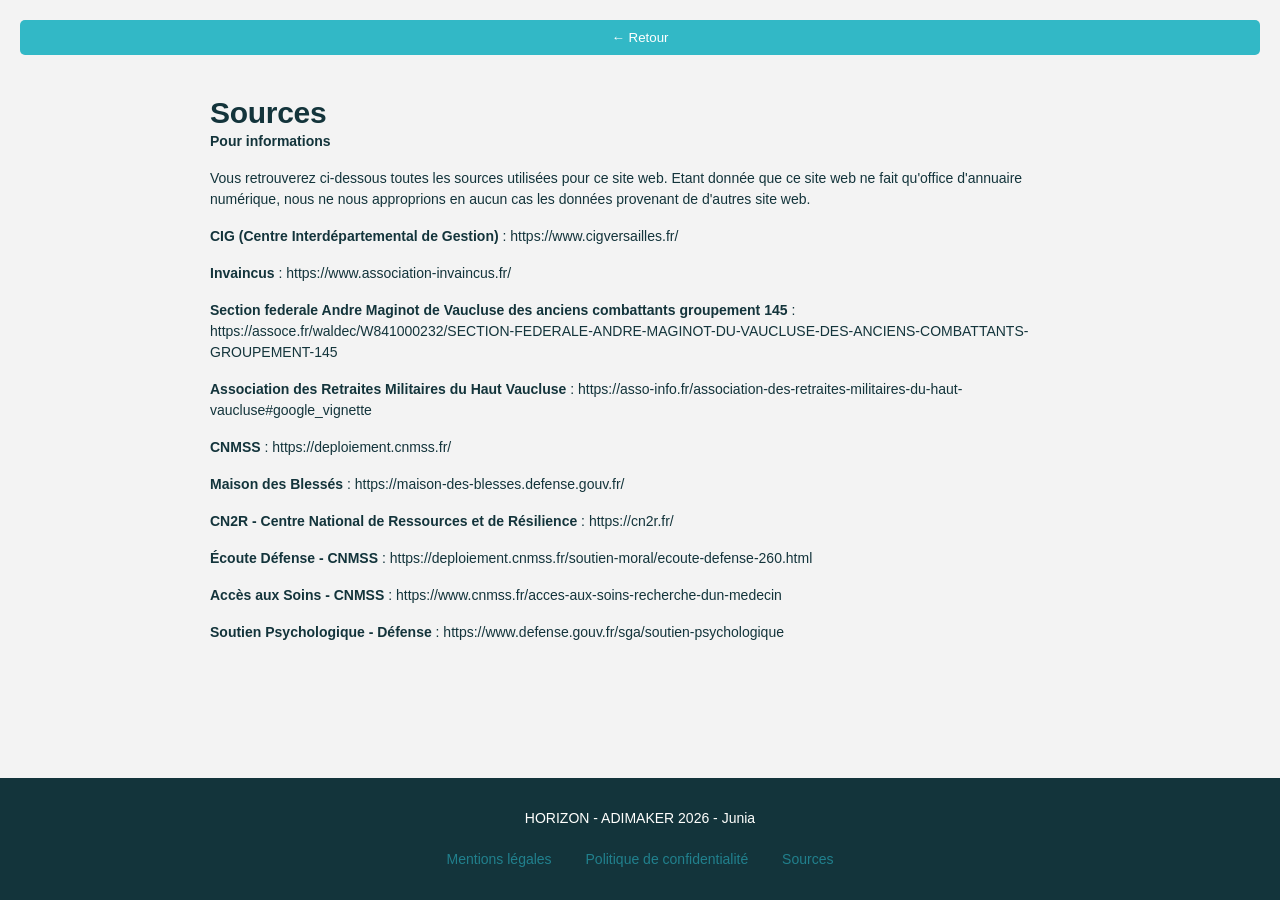
<file: sources.html>
<!DOCTYPE html>
<html lang="fr">

<head>
    <meta charset="UTF-8">
    <title>Sources</title>

    <!-- Responsive (important) -->
    <meta name="viewport" content="width=device-width, initial-scale=1.0">

    <!-- Styles -->
    <link rel="stylesheet" href="page_daccueil.css">
    <link rel="stylesheet" href="body.css">
</head>

<body>

    <!-- Bouton retour -->
<button onclick="window.location.href = 'index.html'" style="
    margin: 20px;
    padding: 10px 20px;
    background-color: #32b8c6;
    color: white;
    border: none;
    border-radius: 5px;
    cursor: pointer;">
    ← Retour
</button>
    <a href="index.html" class="button"></a>

    <!-- Contenu -->
    <main style="max-width: 900px; margin: auto; padding: 20px;">

        <h1>Sources</h1>

        <p><strong>Pour informations</strong></p>
        <p>Vous retrouverez ci-dessous toutes les sources utilisées pour ce site web. Etant donnée que ce site web ne fait qu'office d'annuaire numérique, nous ne nous approprions en aucun cas les données provenant de d'autres site web.</p>
        <p><strong>CIG (Centre Interdépartemental de Gestion)</strong> : https://www.cigversailles.fr/</p>
        <p></p>
        <p><strong>Invaincus</strong> : https://www.association-invaincus.fr/</p>
        <p><strong>Section federale Andre Maginot de Vaucluse des anciens combattants groupement 145</strong> : https://assoce.fr/waldec/W841000232/SECTION-FEDERALE-ANDRE-MAGINOT-DU-VAUCLUSE-DES-ANCIENS-COMBATTANTS-GROUPEMENT-145</p>
        <p><strong>Association des Retraites Militaires du Haut Vaucluse</strong> : https://asso-info.fr/association-des-retraites-militaires-du-haut-vaucluse#google_vignette</p>
        <p><strong>CNMSS</strong> : https://deploiement.cnmss.fr/</p>

        <p><strong>Maison des Blessés</strong> : https://maison-des-blesses.defense.gouv.fr/</p>
        <p><strong>CN2R - Centre National de Ressources et de Résilience</strong> : https://cn2r.fr/</p>
        <p><strong>Écoute Défense - CNMSS</strong> : https://deploiement.cnmss.fr/soutien-moral/ecoute-defense-260.html</p>
        <p><strong>Accès aux Soins - CNMSS</strong> : https://www.cnmss.fr/acces-aux-soins-recherche-dun-medecin</p>
        <p><strong>Soutien Psychologique - Défense</strong> : https://www.defense.gouv.fr/sga/soutien-psychologique</p>
        
       

    </main>

    <!-- Footer -->
    <footer class="site-footer">
        <p>HORIZON - ADIMAKER 2026 - Junia</p>
		<div style="margin-top: 20px; text-align: center;">
			<a href="mentions-legales.html" target="_blank" style="margin: 0 15px;">Mentions légales</a>
			<a href="confidentialite.html" target="_blank" style="margin: 0 15px;">Politique de confidentialité</a>
			<a href="sources.html" target="_blank" style="margin: 0 15px;">Sources</a>
		</div>
    </footer>

</body>
</html>
</file>
<file: page_daccueil.css>
:root {

  
    --bf500: #8585f6;
    --bf500-hover: #c6c6fb;
    --w-bf500: #000091;
    --t-plain: transparent;
    --t-plain-hover: #4E4E4E;
    --g800: #fff;
    --g700: #f0f0f0;
    --g600: #e7e7e7;
    --g400: #9c9c9c;
    --g300: #6a6a6a;
    --g200: #383838;
    --w: #1e1e1e;
    --g100-g800: #1e1e1e;
    --focus: #5398ff;
    --rm500: #f7bfc3;
    --overlay: rgba(206,206,206,0.08);

  /* Primitive Color Tokens */
  --color-white: rgba(255, 255, 255, 1);
  --color-black: rgba(0, 0, 0, 1);
  --color-cream-50: rgba(252, 252, 249, 1);
  --color-cream-100: rgba(255, 255, 253, 1);
  --color-gray-200: rgba(245, 245, 245, 1);
  --color-gray-300: rgba(167, 169, 169, 1);
  --color-gray-400: rgba(119, 124, 124, 1);
  --color-slate-500: rgba(98, 108, 113, 1);
  --color-brown-600: rgba(94, 82, 64, 1);
  --color-charcoal-700: rgba(31, 33, 33, 1);
  --color-charcoal-800: rgba(38, 40, 40, 1);
  --color-slate-900: rgba(19, 52, 59, 1);
  --color-teal-300: rgb(50, 184, 198);
  --color-teal-400: rgba(45, 166, 178, 1);
  --color-teal-500: rgba(33, 128, 141, 1);
  --color-teal-600: rgba(29, 116, 128, 1);
  --color-teal-700: rgba(26, 104, 115, 1);
  --color-teal-800: rgba(41, 150, 161, 1);
  --color-red-400: rgba(255, 84, 89, 1);
  --color-red-500: rgba(192, 21, 47, 1);
  --color-orange-400: rgba(230, 129, 97, 1);
  --color-orange-500: rgba(168, 75, 47, 1);

  /* RGB versions for opacity control */
  --color-brown-600-rgb: 94, 82, 64;
  --color-teal-500-rgb: 33, 128, 141;
  --color-slate-900-rgb: 19, 52, 59;
  --color-slate-500-rgb: 98, 108, 113;
  --color-red-500-rgb: 192, 21, 47;
  --color-red-400-rgb: 255, 84, 89;
  --color-orange-500-rgb: 168, 75, 47;
  --color-orange-400-rgb: 230, 129, 97;

  /* Background color tokens (Light Mode) */
  --color-bg-1: rgba(59, 130, 246, 0.08); /* Light blue */
  --color-bg-2: rgba(245, 158, 11, 0.08); /* Light yellow */
  --color-bg-3: rgba(34, 197, 94, 0.08); /* Light green */
  --color-bg-4: rgba(239, 68, 68, 0.08); /* Light red */
  --color-bg-5: rgba(147, 51, 234, 0.08); /* Light purple */
  --color-bg-6: rgba(249, 115, 22, 0.08); /* Light orange */
  --color-bg-7: rgba(236, 72, 153, 0.08); /* Light pink */
  --color-bg-8: rgba(6, 182, 212, 0.08); /* Light cyan */

  /* Semantic Color Tokens (Light Mode) */
  --color-background: var(--color-cream-50);
  --color-surface: var(--color-cream-100);
  --color-text: var(--color-slate-900);
  --color-text-secondary: var(--color-slate-500);
  --color-primary: var(--color-teal-500);
  --color-primary-hover: var(--color-teal-600);
  --color-primary-active: var(--color-teal-700);
  --color-secondary: rgba(var(--color-brown-600-rgb), 0.12);
  --color-secondary-hover: rgba(var(--color-brown-600-rgb), 0.2);
  --color-secondary-active: rgba(var(--color-brown-600-rgb), 0.25);
  --color-border: rgba(var(--color-brown-600-rgb), 0.2);
  --color-btn-primary-text: var(--color-cream-50);
  --color-card-border: rgba(var(--color-brown-600-rgb), 0.12);
  --color-card-border-inner: rgba(var(--color-brown-600-rgb), 0.12);
  --color-error: var(--color-red-500);
  --color-success: var(--color-teal-500);
  --color-warning: var(--color-orange-500);
  --color-info: var(--color-slate-500);
  --color-focus-ring: rgba(var(--color-teal-500-rgb), 0.4);
  --color-select-caret: rgba(var(--color-slate-900-rgb), 0.8);

  /* Common style patterns */
  --focus-ring: 0 0 0 3px var(--color-focus-ring);
  --focus-outline: 2px solid var(--color-primary);
  --status-bg-opacity: 0.15;
  --status-border-opacity: 0.25;
  --select-caret-light: url("data:image/svg+xml,%3Csvg xmlns='http://www.w3.org/2000/svg' width='16' height='16' viewBox='0 0 24 24' fill='none' stroke='%23134252' stroke-width='2' stroke-linecap='round' stroke-linejoin='round'%3E%3Cpolyline points='6 9 12 15 18 9'%3E%3C/polyline%3E%3C/svg%3E");
  --select-caret-dark: url("data:image/svg+xml,%3Csvg xmlns='http://www.w3.org/2000/svg' width='16' height='16' viewBox='0 0 24 24' fill='none' stroke='%23f5f5f5' stroke-width='2' stroke-linecap='round' stroke-linejoin='round'%3E%3Cpolyline points='6 9 12 15 18 9'%3E%3C/polyline%3E%3C/svg%3E");

  /* RGB versions for opacity control */
  --color-success-rgb: 33, 128, 141;
  --color-error-rgb: 192, 21, 47;
  --color-warning-rgb: 168, 75, 47;
  --color-info-rgb: 98, 108, 113;

  /* Typography */
  --font-family-base: "FKGroteskNeue", "Geist", "Inter", -apple-system,
    BlinkMacSystemFont, "Segoe UI", Roboto, sans-serif;
  --font-family-mono: "Berkeley Mono", ui-monospace, SFMono-Regular, Menlo,
    Monaco, Consolas, monospace;
  --font-size-xs: 11px;
  --font-size-sm: 12px;
  --font-size-base: 14px;
  --font-size-md: 14px;
  --font-size-lg: 16px;
  --font-size-xl: 18px;
  --font-size-2xl: 20px;
  --font-size-3xl: 24px;
  --font-size-4xl: 30px;
  --font-weight-normal: 400;
  --font-weight-medium: 500;
  --font-weight-semibold: 550;
  --font-weight-bold: 600;
  --line-height-tight: 1.2;
  --line-height-normal: 1.5;
  --letter-spacing-tight: -0.01em;

  /* Spacing */
  --space-0: 0;
  --space-1: 1px;
  --space-2: 2px;
  --space-4: 4px;
  --space-6: 6px;
  --space-8: 8px;
  --space-10: 10px;
  --space-12: 12px;
  --space-16: 16px;
  --space-20: 20px;
  --space-24: 24px;
  --space-32: 32px;

  /* Border Radius */
  --radius-sm: 6px;
  --radius-base: 8px;
  --radius-md: 10px;
  --radius-lg: 12px;
  --radius-full: 9999px;

  /* Shadows */
  --shadow-xs: 0 1px 2px rgba(0, 0, 0, 0.02);
  --shadow-sm: 0 1px 3px rgba(0, 0, 0, 0.04), 0 1px 2px rgba(0, 0, 0, 0.02);
  --shadow-md: 0 4px 6px -1px rgba(0, 0, 0, 0.04),
    0 2px 4px -1px rgba(0, 0, 0, 0.02);
  --shadow-lg: 0 10px 15px -3px rgba(0, 0, 0, 0.04),
    0 4px 6px -2px rgba(0, 0, 0, 0.02);
  --shadow-inset-sm: inset 0 1px 0 rgba(255, 255, 255, 0.149),
    inset 0 -1px 0 rgba(0, 0, 0, 0.03);


  /* Layout */
  --container-sm: 640px;
  --container-md: 768px;
  --container-lg: 1024px;
  --container-xl: 1280px;
}


[data-color-scheme="light"] {
  /* RGB versions for opacity control (light mode) */
  --color-brown-600-rgb: 94, 82, 64;
  --color-teal-500-rgb: 33, 128, 141;
  --color-slate-900-rgb: 19, 52, 59;

  /* Semantic Color Tokens (Light Mode) */
  --color-background: var(--color-cream-50);
  --color-surface: var(--color-cream-100);
  --color-text: var(--color-slate-900);
  --color-text-secondary: var(--color-slate-500);
  --color-primary: var(--color-teal-500);
  --color-primary-hover: var(--color-teal-600);
  --color-primary-active: var(--color-teal-700);
  --color-secondary: rgba(var(--color-brown-600-rgb), 0.12);
  --color-secondary-hover: rgba(var(--color-brown-600-rgb), 0.2);
  --color-secondary-active: rgba(var(--color-brown-600-rgb), 0.25);
  --color-border: rgba(var(--color-brown-600-rgb), 0.2);
  --color-btn-primary-text: var(--color-cream-50);
  --color-card-border: rgba(var(--color-brown-600-rgb), 0.12);
  --color-card-border-inner: rgba(var(--color-brown-600-rgb), 0.12);
  --color-error: var(--color-red-500);
  --color-success: var(--color-teal-500);
  --color-warning: var(--color-orange-500);
  --color-info: var(--color-slate-500);
  --color-focus-ring: rgba(var(--color-teal-500-rgb), 0.4);

  /* RGB versions for light mode */
  --color-success-rgb: var(--color-teal-500-rgb);
  --color-error-rgb: var(--color-red-500-rgb);
  --color-warning-rgb: var(--color-orange-500-rgb);
  --color-info-rgb: var(--color-slate-500-rgb);
}

/* Base styles */
html {
  font-size: var(--font-size-base);
  font-family: var(--font-family-base);
  line-height: var(--line-height-normal);
  color: var(--color-text);
  background-color: var(--color-background);
  -webkit-font-smoothing: antialiased;
  box-sizing: border-box;
}

body {
  margin: 0;
  padding: 0;
}

*,
*::before,
*::after {
  box-sizing: inherit;
}

/* Typography */
h1,
h2,
h3,
h4,
h5,
h6 {
  margin: 0;
  font-weight: var(--font-weight-semibold);
  line-height: var(--line-height-tight);
  color: var(--color-text);
  letter-spacing: var(--letter-spacing-tight);
}

h1 {
  font-size: var(--font-size-4xl);
}
h2 {
  font-size: var(--font-size-3xl);
}
h3 {
  font-size: var(--font-size-2xl);
}
h4 {
  font-size: var(--font-size-xl);
}
h5 {
  font-size: var(--font-size-lg);
}
h6 {
  font-size: var(--font-size-md);
}

p {
  margin: 0 0 var(--space-16) 0;
}

a {
  color: var(--color-primary);
  text-decoration: none;
  transition: color var(--duration-fast) var(--ease-standard);
}

a:hover {
  color: var(--color-primary-hover);
}

code,
pre {
  font-family: var(--font-family-mono);
  font-size: calc(var(--font-size-base) * 0.95);
  background-color: var(--color-secondary);
  border-radius: var(--radius-sm);
}

code {
  padding: var(--space-1) var(--space-4);
}

pre {
  padding: var(--space-16);
  margin: var(--space-16) 0;
  overflow: auto;
  border: 1px solid var(--color-border);
}

pre code {
  background: none;
  padding: 0;
}

/* Buttons */
.btn {
  display: inline-flex;
  align-items: center;
  justify-content: center;
  padding: var(--space-8) var(--space-16);
  border-radius: var(--radius-base);
  font-size: var(--font-size-base);
  font-weight: 500;
  line-height: 1.5;
  cursor: pointer;
  transition: all var(--duration-normal) var(--ease-standard);
  border: none;
  text-decoration: none;
  position: relative;
}

.btn:focus-visible {
  outline: none;
  box-shadow: var(--focus-ring);
}

.btn--primary {
  background: var(--color-primary);
  color: var(--color-btn-primary-text);
}

.btn--primary:hover {
  background: var(--color-primary-hover);
}

.btn--primary:active {
  background: var(--color-primary-active);
}

.btn--secondary {
  background: var(--color-secondary);
  color: var(--color-text);
}

.btn--secondary:hover {
  background: var(--color-secondary-hover);
}

.btn--secondary:active {
  background: var(--color-secondary-active);
}

.btn--outline {
  background: transparent;
  border: 1px solid var(--color-border);
  color: var(--color-text);
}

.btn--outline:hover {
  background: var(--color-secondary);
}

.btn--sm {
  padding: var(--space-4) var(--space-12);
  font-size: var(--font-size-sm);
  border-radius: var(--radius-sm);
}

.btn--lg {
  padding: var(--space-10) var(--space-20);
  font-size: var(--font-size-lg);
  border-radius: var(--radius-md);
}

.btn--full-width {
  width: 100%;
}

.btn:disabled {
  opacity: 0.5;
  cursor: not-allowed;
}

/* Form elements */
.form-control {
  display: block;
  width: 100%;
  padding: var(--space-8) var(--space-12);
  font-size: var(--font-size-md);
  line-height: 1.5;
  color: var(--color-text);
  background-color: var(--color-surface);
  border: 1px solid var(--color-border);
  border-radius: var(--radius-base);
  transition: border-color var(--duration-fast) var(--ease-standard),
    box-shadow var(--duration-fast) var(--ease-standard);
}

textarea.form-control {
  font-family: var(--font-family-base);
  font-size: var(--font-size-base);
}

select.form-control {
  padding: var(--space-8) var(--space-12);
  -webkit-appearance: none;
  -moz-appearance: none;
  appearance: none;
  background-image: var(--select-caret-light);
  background-repeat: no-repeat;
  background-position: right var(--space-12) center;
  background-size: 16px;
  padding-right: var(--space-32);
}

/* Add a dark mode specific caret */
@media (prefers-color-scheme: dark) {
  select.form-control {
    background-image: var(--select-caret-dark);
  }
}

/* Also handle data-color-scheme */
[data-color-scheme="dark"] select.form-control {
  background-image: var(--select-caret-dark);
}

[data-color-scheme="light"] select.form-control {
  background-image: var(--select-caret-light);
}

.form-control:focus {
  border-color: var(--color-primary);
  outline: var(--focus-outline);
}

.form-label {
  display: block;
  margin-bottom: var(--space-8);
  font-weight: var(--font-weight-medium);
  font-size: var(--font-size-sm);
}

.form-group {
  margin-bottom: var(--space-16);
}

/* Card component */
.card {
  background-color: var(--color-surface);
  border-radius: var(--radius-lg);
  border: 1px solid var(--color-card-border);
  box-shadow: var(--shadow-sm);
  overflow: hidden;
  transition: box-shadow var(--duration-normal) var(--ease-standard);
}

.card:hover {
  box-shadow: var(--shadow-md);
}

.card__body {
  padding: var(--space-16);
}

.card__header,
.card__footer {
  padding: var(--space-16);
  border-bottom: 1px solid var(--color-card-border-inner);
}

/* Status indicators - simplified with CSS variables */
.status {
  display: inline-flex;
  align-items: center;
  padding: var(--space-6) var(--space-12);
  border-radius: var(--radius-full);
  font-weight: var(--font-weight-medium);
  font-size: var(--font-size-sm);
}

.status--success {
  background-color: rgba(
    var(--color-success-rgb, 33, 128, 141),
    var(--status-bg-opacity)
  );
  color: var(--color-success);
  border: 1px solid
    rgba(var(--color-success-rgb, 33, 128, 141), var(--status-border-opacity));
}

.status--error {
  background-color: rgba(
    var(--color-error-rgb, 192, 21, 47),
    var(--status-bg-opacity)
  );
  color: var(--color-error);
  border: 1px solid
    rgba(var(--color-error-rgb, 192, 21, 47), var(--status-border-opacity));
}

.status--warning {
  background-color: rgba(
    var(--color-warning-rgb, 168, 75, 47),
    var(--status-bg-opacity)
  );
  color: var(--color-warning);
  border: 1px solid
    rgba(var(--color-warning-rgb, 168, 75, 47), var(--status-border-opacity));
}

.status--info {
  background-color: rgba(
    var(--color-info-rgb, 98, 108, 113),
    var(--status-bg-opacity)
  );
  color: var(--color-info);
  border: 1px solid
    rgba(var(--color-info-rgb, 98, 108, 113), var(--status-border-opacity));
}


/* Container layout */
.container {
  width: 100%;
  margin-right: auto;
  margin-left: auto;
  padding-right: var(--space-16);
  padding-left: var(--space-16);
}

@media (min-width: 640px) {
  .container {
    max-width: var(--container-sm);
  }
}
@media (min-width: 768px) {
  .container {
    max-width: var(--container-md);
  }
}
@media (min-width: 1024px) {
  .container {
    max-width: var(--container-lg);
  }
}
@media (min-width: 1280px) {
  .container {
    max-width: var(--container-xl);
  }
}

/* Utility classes */
.flex {
  display: flex;
}
.flex-col {
  flex-direction: column;
}
.items-center {
  align-items: center;
}
.justify-center {
  justify-content: center;
}
.justify-between {
  justify-content: space-between;
}
.gap-4 {
  gap: var(--space-4);
}
.gap-8 {
  gap: var(--space-8);
}
.gap-16 {
  gap: var(--space-16);
}

.m-0 {
  margin: 0;
}
.mt-8 {
  margin-top: var(--space-8);
}
.mb-8 {
  margin-bottom: var(--space-8);
}
.mx-8 {
  margin-left: var(--space-8);
  margin-right: var(--space-8);
}
.my-8 {
  margin-top: var(--space-8);
  margin-bottom: var(--space-8);
}

.p-0 {
  padding: 0;
}
.py-8 {
  padding-top: var(--space-8);
  padding-bottom: var(--space-8);
}
.px-8 {
  padding-left: var(--space-8);
  padding-right: var(--space-8);
}
.py-16 {
  padding-top: var(--space-16);
  padding-bottom: var(--space-16);
}
.px-16 {
  padding-left: var(--space-16);
  padding-right: var(--space-16);
}

.block {
  display: block;
}
.hidden {
  display: none;
}

/* Accessibility */
.sr-only {
  position: absolute;
  width: 1px;
  height: 1px;
  padding: 0;
  margin: -1px;
  overflow: hidden;
  clip: rect(0, 0, 0, 0);
  white-space: nowrap;
  border-width: 0;
}

:focus-visible {
  outline: var(--focus-outline);
  outline-offset: 2px;
}

/* Dark mode specifics */
[data-color-scheme="dark"] .btn--outline {
  border: 1px solid var(--color-border-secondary);
}

@font-face {
  font-family: 'FKGroteskNeue';
  src: url('https://r2cdn.perplexity.ai/fonts/FKGroteskNeue.woff2')
    format('woff2');
}

/* END PERPLEXITY DESIGN SYSTEM */
/* Modified stylesheet adhering to Perplexity Design System */

* {
    margin: 0;
    padding: 0;
    box-sizing: border-box;
}

:root {
    /* Custom accent color for this application */
    --color-accent: #ffffff;
    --color-accent-rgb: 196, 168, 85;
}

body {
    font-family: var(--font-family-base);
    line-height: var(--line-height-normal);
    color: var(--color-text);
    background-color: var(--color-background);
}

/* ============ HEADER / NAVIGATION ============ */
header {
    background-color: var(--color-surface);
    box-shadow: var(--shadow-md);
    position: fixed;
    top: 0;
    width: 100%;
    z-index: 1000;
}

.navbar {
    display: flex;
    justify-content: space-between;
    align-items: center;
    padding: 0 var(--space-20);
    max-width: 100%;
    height: 80px;
}

.logo-space {
    width: 80px;
    height: 80px;
    background-color: var(--color-secondary);
    border: 2px solid white;
    border-radius: 50%; /* Pour rendre la div circulaire */
    display: flex;
    align-items: center;
    justify-content: center;
    overflow: hidden; /* Permet de cacher les parties de l'image qui débordent du cercle */
}

.logo-space img {
    width: 125%; /* L'image prendra 100% de la largeur de son conteneur */
    height: 125%; /* L'image prendra 100% de la hauteur de son conteneur */
    object-fit: cover; /* L'image remplira complètement le cercle sans être déformée */
}



.nav-menu {
    display: flex;
    list-style: none;
    gap: 0;
    flex: 1;
    justify-content: flex-start;
    margin: 0 var(--space-20);
    border-bottom: 1px solid var(--color-border);
}

.nav-item {
    position: relative;
    flex: 1;
    height: 80px;
    display: flex;
    align-items: center;
    border-right: 1px solid var(--color-border);
}

.nav-item:last-child {
    border-right: none;
}

.nav-link {
    color: var(--color-text);
    text-decoration: none;
    font-weight: var(--font-weight-medium);
    font-size: var(--font-size-sm);
    padding: var(--space-20);
    transition: color var(--duration-fast) var(--ease-standard);
    border: none;
    height: 100%;
    display: flex;
    align-items: center;
    justify-content: center;
    text-align: center;
    flex: 1;
    position: relative;
}

.nav-link::after {
    content: '';
    position: absolute;
    bottom: 0;
    left: 0;
    width: 0;
    height: 3px;
    background-color: var(--color-accent);
    transition: width var(--duration-normal) var(--ease-standard);
}

.nav-link:hover {
    color: var(--color-primary);
}

.nav-link:hover::after {
    width: 100%;
}

/* Dropdown Menu */
.dropdown {
    position: relative;
}

.dropdown-menu {
    display: none;
    position: absolute;
    top: 100%;
    left: 0;
    background-color: var(--color-surface);
    min-width: 220px;
    box-shadow: var(--shadow-lg);
    padding: var(--space-12) 0;
    border-top: 3px solid var(--color-accent);
    margin-top: -3px;
    border-radius: 0 0 var(--radius-base) var(--radius-base);
}

.dropdown:hover .dropdown-menu {
    display: block;
}

.dropdown-item {
    display: block;
    padding: var(--space-12) var(--space-20);
    color: var(--color-text);
    text-decoration: none;
    font-size: var(--font-size-md);
    transition: all var(--duration-fast) var(--ease-standard);
}

.dropdown-item:hover {
    background-color: var(--color-secondary);
    color: var(--color-primary);
    padding-left: var(--space-24);
}


/* ============ HERO SECTION ============ */
.hero {
    margin-top: 80px;
    position: relative;
    height: 380px;
    overflow: visible;
    padding: 0;
    background-color: var(--color-secondary);
}

.images-container {
    display: grid;
    grid-template-columns: repeat(4, 1fr);
    gap: var(--space-32);
    max-width: 100%;
    margin: 0 auto;
    height: 100%;
    width: 100%;
    padding: var(--space-20);
    position: relative;
}

.image-card {
    position: relative;
    background-size: cover;
    background-position: center;
    width: 100%;
    height: 100%;
    flex-shrink: 0;
    transition: all var(--duration-normal) var(--ease-standard);
    cursor: pointer;
    box-shadow: var(--shadow-lg);
    clip-path: polygon(20% 0%, 100% 0%, 80% 100%, 0% 100%);
}



/* ============ CERCLE LOGO AU CENTRE BAS ============ */
.images-container::after {
    content: '';
    position: absolute;
    bottom: -90px;
    left: 50%;
    transform: translateX(-50%);
    width: 140px;
    height: 140px;
    border-radius: 50%; /* Créer un cercle parfait */
    background:  url('../Logo.gif') center/contain no-repeat;
    box-shadow: var(--shadow-lg);
    z-index: 50;
    background-size: cover; /* Assure que l'image couvre tout le cercle */
    background-position: center; /* Centrer l'image dans le cercle */
}





/* ============ MAIN CONTENT ============ */
main {
    max-width: var(--container-xl);
    margin: 0 auto;
    padding: 60px var(--space-20);
}

section {
    margin-bottom: 80px;
}

section h2 {
    font-size: var(--font-size-4xl);
    color: var(--color-primary);
    margin-bottom: var(--space-32);
    border-bottom: 3px solid var(--color-accent);
    padding-bottom: var(--space-16);
    font-weight: var(--font-weight-semibold);
    line-height: var(--line-height-tight);
}

section p {
    font-size: 20px;
    color: var(--color-text-secondary);
    margin-bottom: var(--space-20);
    line-height: 1.8;
}

.features-grid {
    display: grid;
    grid-template-columns: repeat(auto-fit, minmax(280px, 1fr));
    gap: var(--space-32);
    margin: var(--space-32) 0;
}

.feature-card {
    background-color: var(--color-surface);
    padding: var(--space-32);
    border-radius: var(--radius-lg);
    border-left: 4px solid var(--color-accent);
    box-shadow: var(--shadow-sm);
    border: 1px solid var(--color-card-border);
}

.feature-card:hover {
    transform: translateY(-5px);
    box-shadow: var(--shadow-md);
}

.feature-card h3 {
    color: var(--color-primary);
    margin-bottom: var(--space-16);
    font-size: var(--font-size-2xl);
    font-weight: var(--font-weight-semibold);
}

.feature-card p {
    color: var(--color-text-secondary);
    font-size: var(--font-size-base);
}

/* ============ FOOTER ============ */
footer {
    background-color: var(--color-primary);
    color: var(--color-surface);
    padding: var(--space-32) var(--space-20);
    margin-top: 80px;
}

.footer-content {
    max-width: var(--container-xl);
    margin: 0 auto;
    display: grid;
    grid-template-columns: repeat(auto-fit, minmax(250px, 1fr));
    gap: var(--space-32);
}

.footer-section h3 {
    color: var(--color-accent);
    margin-bottom: var(--space-16);
    font-size: var(--font-size-xl);
    font-weight: var(--font-weight-semibold);
}

.footer-section ul {
    list-style: none;
}

.footer-section ul li {
    margin-bottom: var(--space-10);
}

.footer-section a {
    color: var(--color-gray-200);
    text-decoration: none;
    transition: color var(--duration-fast) var(--ease-standard);
}

.footer-section a:hover {
    color: var(--color-accent);
}

.footer-bottom {
    text-align: center;
    margin-top: var(--space-32);
    padding-top: var(--space-20);
    border-top: 1px solid rgba(255, 255, 255, 0.2);
    font-size: var(--font-size-sm);
}

/* ============ RESPONSIVE DESIGN ============ */
@media (max-width: 768px) {
    .navbar {
        height: auto;
        flex-wrap: wrap;
        padding: var(--space-16);
    }

    .nav-menu {
        flex-direction: column;
        gap: 0;
        width: 100%;
        margin: 0;
        display: none;
    }

    .nav-menu.active {
        display: flex;
    }

    .nav-item {
        height: auto;
        width: 100%;
    }

    .nav-link {
        width: 100%;
        border: none;
        border-bottom: 1px solid var(--color-border);
        padding: var(--space-12) 0;
    }

    .dropdown-menu {
        position: static;
        display: none;
        box-shadow: none;
        background-color: var(--color-secondary);
        border: none;
        margin: 0;
    }

    .dropdown.open .dropdown-menu {
        display: block;
    }

    .hero {
        height: 400px;
        margin-top: 60px;
    }

    .hero-content h1 {
        font-size: var(--font-size-3xl);
    }

    .hero-content p {
        font-size: var(--font-size-lg);
    }

    .hero-button {
        padding: var(--space-10) var(--space-24);
        font-size: var(--font-size-md);
    }

    section h2 {
        font-size: var(--font-size-3xl);
    }

    main {
        padding: var(--space-32) var(--space-16);
    }

    .features-grid {
        grid-template-columns: 1fr;
    }
}

@media (max-width: 480px) {
    .navbar {
        padding: var(--space-12);
    }

    .nav-link {
        padding: var(--space-10) 0;
        font-size: var(--font-size-sm);
    }

    .dropdown-item {
        padding: var(--space-10) var(--space-16);
        font-size: var(--font-size-sm);
    }

    .lang-button {
        padding: var(--space-6) var(--space-12);
        font-size: var(--font-size-sm);
    }


    .hero {
        height: 300px;
        margin-top: 60px;
        padding: var(--space-16) var(--space-8);
    }

    .images-container {
        gap: var(--space-12);
        padding: var(--space-12);
    }

    .images-container::after {
        width: 100px;
        height: 100px;
        bottom: -60px;
        border-width: 3px;
    }

    .hero-content h1 {
        font-size: var(--font-size-2xl);
    }

    .hero-content p {
        font-size: var(--font-size-base);
    }

    .hero-button {
        padding: var(--space-8) var(--space-20);
        font-size: var(--font-size-sm);
    }

    section h2 {
        font-size: var(--font-size-2xl);
        margin-bottom: var(--space-20);
        padding-bottom: var(--space-12);
    }

    section p {
        font-size: var(--font-size-base);
        margin-bottom: var(--space-16);
    }

    main {
        padding: var(--space-24) var(--space-12);
    }

    section {
        margin-bottom: 60px;
    }

    .logo-space {
        width: 60px;
        height: 50px;
        font-size: var(--font-size-xs);
        padding: var(--space-4);
    }

    .nav-menu {
        gap: 0;
    }

    .features-grid {
        gap: var(--space-20);
        margin: var(--space-24) 0;
    }

    .feature-card {
        padding: var(--space-20);
    }

    .feature-card h3 {
        font-size: var(--font-size-xl);
        margin-bottom: var(--space-12);
    }

    .footer-content {
        gap: var(--space-24);
        grid-template-columns: 1fr;
    }

    .footer-section h3 {
        font-size: var(--font-size-lg);
        margin-bottom: var(--space-12);
    }

    .footer-bottom {
        margin-top: var(--space-24);
        padding-top: var(--space-16);
        font-size: var(--font-size-xs);
    }
}

/* ============ MENU TOGGLE BUTTON (Mobile) ============ */
.menu-toggle {
    display: none;
    background: none;
    border: none;
    font-size: var(--font-size-3xl);
    color: var(--color-primary);
    cursor: pointer;
    transition: color var(--duration-fast) var(--ease-standard);
}

.menu-toggle:hover {
    color: var(--color-primary-hover);
}

.menu-toggle:focus-visible {
    outline: none;
    box-shadow: var(--focus-ring);
}

@media (max-width: 768px) {
    .menu-toggle {
        display: block;
    }
}

/* ============ SECTION TITRE HORIZON ============*/

.title-section {
    margin-top: 80px;
    padding: 30px 20px;
    background-color: #32b8c6;
    text-align: center;
}

.main-title {
    font-size: 3rem;
    font-weight: 900;
    color: #ffffff;
    letter-spacing: 12px;
    margin: 0;
    

}


/* =========== Mise en forme pages ===========*/
.content {
    display: flex;
    justify-content: space-between; /* Aligner les éléments sur les bords */
    align-items: flex-start; /* Alignement au début, pas centré */
    padding: 20px;
}

.section-title {
    font-size: 2rem; /* Taille du titre */
    margin: 0; /* Supprimer toute marge par défaut */
    display: inline-block; /* Pour être sur la même ligne que le texte */
}

.text-container {
    flex: 1; /* La partie gauche prend tout l'espace restant */
    display: inline-block; /* Pour que le texte soit aussi sur la même ligne */
}

.intro-text {
    margin-left: 20px; /* Espacement entre le titre et le texte */
    line-height: 2.1; /* Espacement entre les lignes du texte */
    text-align: justify; /* Justifie le texte */
    display: inline-block; /* Pour qu'il reste sur la même ligne que le titre */
}

.right-image {
    width: 200px; /* Largeur fixe pour l'espace carré */
    height: 200px; /* Hauteur fixe pour l'espace carré */
    overflow: hidden; /* Cache tout débordement de l'image */

}

.right-image img {
    width: 100%; /* L'image prend toute la largeur de l'espace carré */
    height: 100%; /* L'image prend toute la hauteur de l'espace carré */
    object-fit: cover; /* L'image est redimensionnée sans déformation */
}

section h3 {
    font-size: var(--font-size-4xl);
    color: var(--color-primary);
    margin-bottom: var(--space-32);
    padding-bottom: var(--space-16);
    font-weight: var(--font-weight-semibold);


}

section h4 {

    color: var(--color-white);
    margin-bottom: var(--space-32);
    padding-bottom: var(--space-16);
    font-weight: var(--font-weight-semibold);


}
/* titre symptômes */
.centered-title {
    display: flex;
    justify-content: center; /* Centrer horizontalement */
    align-items: center; /* Centrer verticalement */

}

.centered-title h1 {
    font-size: 2rem; /* Taille du titre */
    margin: 0; /* Supprimer toute marge par défaut */
    text-align: center; /* Centrer le texte à l'intérieur du titre */
}

/* Centrer la section entière */
.centered-container {
    display: flex;
    justify-content: center; /* Centrer horizontalement */
  /*  align-items: center; /* Centrer verticalement */ 
  /*  height: 100vh; /* Hauteur de la fenêtre */  
    
}

/* Le fond rectangulaire autour du texte */
.rectangular-box {
    background-color: #ffffff26; /* Couleur de fond du rectangle */
    padding: 20px 40px; /* Espacement à l'intérieur du rectangle (haut/bas, gauche/droite) */
    border-radius: 10px; /* Coins arrondis du rectangle */

}

.rectangular-box h1 {
    margin: 0; /* Supprimer la marge par défaut */
    font-size: 2rem; /* Taille du titre */
    text-align: center; /* Centrer le texte dans le rectangle */
    color: #333; /* Couleur du texte */
}

/* =========== Mise en forme pages ===========*/
.content {
    display: flex;
    justify-content: space-between; /* Aligner les éléments sur les bords */
    align-items: flex-start; /* Alignement au début, pas centré */
    padding: 20px;
}

.section-title {
    font-size: 2rem; /* Taille du titre */
    margin: 0; /* Supprimer toute marge par défaut */
    display: inline-block; /* Pour être sur la même ligne que le texte */
}

.text-container {
    flex: 1; /* La partie gauche prend tout l'espace restant */
    display: inline-block; /* Pour que le texte soit aussi sur la même ligne */
}

.intro-text {
    margin-left: 20px; /* Espacement entre le titre et le texte */
    line-height: 2.1; /* Espacement entre les lignes du texte */
    text-align: justify; /* Justifie le texte */
    display: inline-block; /* Pour qu'il reste sur la même ligne que le titre */
}

.right-image {
    width: 200px; /* Largeur fixe pour l'espace carré */
    height: 200px; /* Hauteur fixe pour l'espace carré */
    overflow: hidden; /* Cache tout débordement de l'image */
    border: 2px solid #ccc; /* Optionnel : ajout d'une bordure autour du carré */
    border-radius: 10px; /* Optionnel : bord arrondi pour l'image */
}

.right-image img {
    width: 100%; /* L'image prend toute la largeur de l'espace carré */
    height: 100%; /* L'image prend toute la hauteur de l'espace carré */
    object-fit: cover; /* L'image est redimensionnée sans déformation */
}

section h3 {
    font-size: var(--font-size-4xl);
    color: var(--color-primary);
    margin-bottom: var(--space-32);
    padding-bottom: var(--space-16);
    font-weight: var(--font-weight-semibold);


}

section h4 {

    color: var(--color-white);
    margin-bottom: var(--space-32);
    padding-bottom: var(--space-16);
    font-weight: var(--font-weight-semibold);


}
/* titre symptômes */
.centered-title {
    display: flex;
    justify-content: center; /* Centrer horizontalement */
    align-items: center; /* Centrer verticalement */

}

.centered-title h1 {
    font-size: 2rem; /* Taille du titre */
    margin: 0; /* Supprimer toute marge par défaut */
    text-align: center; /* Centrer le texte à l'intérieur du titre */
}

/* Centrer la section entière */
.centered-container {
    display: flex;
    justify-content: center; /* Centrer horizontalement */
  /*  align-items: center; /* Centrer verticalement */ 
  /*  height: 100vh; /* Hauteur de la fenêtre */  
    
}

/* Le fond rectangulaire autour du texte */
.rectangular-box {
    background-color: #ffffff26; /* Couleur de fond du rectangle */
    padding: 20px 40px; /* Espacement à l'intérieur du rectangle (haut/bas, gauche/droite) */
    border-radius: 10px; /* Coins arrondis du rectangle */
    box-shadow: 0 4px 10px rgba(0, 0, 0, 0.1); /* Ombre discrète autour du rectangle */
}

.rectangular-box h1 {
    margin: 0; /* Supprimer la marge par défaut */
    font-size: 2rem; /* Taille du titre */
    text-align: center; /* Centrer le texte dans le rectangle */
    color: #333; /* Couleur du texte */
}

/* =========== Mise en forme pages ===========*/
.content {
    display: flex;
    justify-content: space-between; /* Aligner les éléments sur les bords */
    align-items: flex-start; /* Alignement au début, pas centré */
    padding: 20px;
}

.section-title {
    font-size: 2rem; /* Taille du titre */
    margin: 0; /* Supprimer toute marge par défaut */
    display: inline-block; /* Pour être sur la même ligne que le texte */
}

.text-container {
    flex: 1; /* La partie gauche prend tout l'espace restant */
    display: inline-block; /* Pour que le texte soit aussi sur la même ligne */
}

.intro-text {
    margin-left: 20px; /* Espacement entre le titre et le texte */
    line-height: 2.1; /* Espacement entre les lignes du texte */
    text-align: justify; /* Justifie le texte */
    display: inline-block; /* Pour qu'il reste sur la même ligne que le titre */
}

.right-image {
    width: 200px; /* Largeur fixe pour l'espace carré */
    height: 200px; /* Hauteur fixe pour l'espace carré */
    overflow: hidden; /* Cache tout débordement de l'image */
    border: 2px solid #ccc; /* Optionnel : ajout d'une bordure autour du carré */
    border-radius: 10px; /* Optionnel : bord arrondi pour l'image */
}

.right-image img {
    width: 100%; /* L'image prend toute la largeur de l'espace carré */
    height: 100%; /* L'image prend toute la hauteur de l'espace carré */
    object-fit: cover; /* L'image est redimensionnée sans déformation */
}

section h3 {
    font-size: var(--font-size-4xl);
    color: var(--color-primary);
    margin-bottom: var(--space-32);
    padding-bottom: var(--space-16);
    font-weight: var(--font-weight-semibold);


}

section h4 {

    color: var(--color-white);
    margin-bottom: var(--space-32);
    padding-bottom: var(--space-16);
    font-weight: var(--font-weight-semibold);


}
/* titre symptômes */
.centered-title {
    display: flex;
    justify-content: center; /* Centrer horizontalement */
    align-items: center; /* Centrer verticalement */

}

.centered-title h1 {
    font-size: 2rem; /* Taille du titre */
    margin: 0; /* Supprimer toute marge par défaut */
    text-align: center; /* Centrer le texte à l'intérieur du titre */
}

/* Centrer la section entière */
.centered-container {
    display: flex;
    justify-content: center; /* Centrer horizontalement */
  /*  align-items: center; /* Centrer verticalement */ 
  /*  height: 100vh; /* Hauteur de la fenêtre */  
    
}

/* Le fond rectangulaire autour du texte */
.rectangular-box {
    background-color: #ffffff26; /* Couleur de fond du rectangle */
    padding: 20px 40px; /* Espacement à l'intérieur du rectangle (haut/bas, gauche/droite) */
    border-radius: 10px; /* Coins arrondis du rectangle */

}

.rectangular-box h1 {
    margin: 0; /* Supprimer la marge par défaut */
    font-size: 2rem; /* Taille du titre */
    text-align: center; /* Centrer le texte dans le rectangle */
    color: #333; /* Couleur du texte */
}

nav a.active {
  background: #32b8c6;
  color: #f0f0f0;
  font-weight: bold;
}

body {
  display: flex;
  flex-direction: column;
  min-height: 100vh;
}

main {
  flex: 1;
}

.site-footer {
  margin-top: auto;
}

/* ============================================
   PAGES PROFESSIONNELS - ACCORDÉONS PAR VILLE
   ============================================ */

.pro-container {
    max-width: 1000px;
    margin: 100px auto 60px;
    padding: 0 20px;
}

/* EN-TÊTE */
.pro-header {
    text-align: center;
    margin-bottom: 40px;
    padding: 30px;
    background: #FFFFFF;
    border-radius: 12px;
    box-shadow: 0 2px 8px rgba(0,0,0,0.06);
    border-top: 4px solid #32B8C6;
}

.pro-title {
    font-size: 30px;
    font-weight: 700;
    color: #13343B;
    margin: 0 0 14px 0;
    text-transform: uppercase;
    letter-spacing: 2px;
}

.pro-definition {
    font-size: 15px;
    color: #555;
    line-height: 1.7;
    max-width: 750px;
    margin: 0 auto;
}

/* ============================================
   ACCORDÉON
   ============================================ */

.accordion-list {
    display: flex;
    flex-direction: column;
    gap: 8px;
}

/* Bouton ville (trigger) */
.accordion-trigger {
    width: 100%;
    background: #FFFFFF;
    border: 2px solid #E0E0E0;
    border-radius: 10px;
    padding: 16px 22px;
    display: flex;
    justify-content: space-between;
    align-items: center;
    cursor: pointer;
    transition: all 0.25s ease;
    text-align: left;
}

.accordion-trigger:hover {
    border-color: #32B8C6;
    background: #f0fafb;
}

.accordion-trigger.open {
    border-color: #32B8C6;
    border-bottom-left-radius: 0;
    border-bottom-right-radius: 0;
    background: #32B8C6;
}

.accordion-trigger.open .ville-nom {
    color: #FFFFFF;
}

.accordion-trigger.open .ville-count {
    background: rgba(255,255,255,0.25);
    color: #FFFFFF;
}

.accordion-trigger.open .accordion-arrow {
    transform: rotate(180deg);
    color: #FFFFFF;
}

.ville-nom {
    font-size: 16px;
    font-weight: 700;
    color: #13343B;
    display: flex;
    align-items: center;
    gap: 10px;
}

.ville-count {
    font-size: 12px;
    font-weight: 600;
    color: #21808D;
    background: #e8f7f9;
    padding: 3px 10px;
    border-radius: 20px;
}

.accordion-arrow {
    font-size: 18px;
    color: #32B8C6;
    transition: transform 0.3s ease;
    flex-shrink: 0;
}

/* Panneau déroulant */
.accordion-panel {
    display: none;
    border: 2px solid #32B8C6;
    border-top: none;
    border-bottom-left-radius: 10px;
    border-bottom-right-radius: 10px;
    padding: 20px;
    background: #fafefe;
}

.accordion-panel.open {
    display: block;
    animation: slideDown 0.25s ease;
}

@keyframes slideDown {
    from { opacity: 0; transform: translateY(-8px); }
    to   { opacity: 1; transform: translateY(0); }
}

/* GRILLE DE CARTES */
.pros-grid {
    display: grid;
    grid-template-columns: repeat(auto-fill, minmax(240px, 1fr));
    gap: 16px;
}

/* CARTE PRO */
.pro-card {
    background: #FFFFFF;
    border: 1px solid #E0E0E0;
    border-radius: 10px;
    padding: 18px;
    transition: all 0.2s ease;
    box-shadow: 0 1px 4px rgba(0,0,0,0.05);
    display: flex;
    flex-direction: column;
    gap: 5px;
}

.pro-card:hover {
    transform: translateY(-3px);
    box-shadow: 0 6px 16px rgba(50, 184, 198, 0.15);
    border-color: #32B8C6;
}

.pro-card.highlighted {
    border-color: #32B8C6;
    border-width: 2px;
    background: linear-gradient(135deg, #eef9fa 0%, #FFFFFF 100%);
}

.pro-card h3 {
    font-size: 15px;
    font-weight: 700;
    color: #13343B;
    margin: 0;
    line-height: 1.3;
}

.pro-specialite {
    font-size: 12px;
    color: #21808D;
    font-weight: 600;
    margin: 0;
    font-style: italic;
}

.pro-adresse {
    font-size: 12px;
    color: #777;
    margin: 0;
    line-height: 1.4;
}

.pro-adresse::before { content: "📌 "; }

.pro-tel {
    font-size: 13px;
    font-weight: 600;
    margin: 0;
}

.pro-tel::before { content: "📞 "; }

.pro-tel a {
    color: #32B8C6;
    text-decoration: none;
}

.pro-tel a:hover { color: #21808D; }

.pro-mail { font-size: 12px; margin: 0; }
.pro-mail a { color: #555; text-decoration: none; }
.pro-mail a:hover { color: #32B8C6; text-decoration: underline; }

.pro-site {
    display: inline-block;
    margin-top: 4px;
    font-size: 12px;
    font-weight: 600;
    color: #21808D;
    text-decoration: none;
}
.pro-site:hover { color: #32B8C6; }

.pro-badge {
    display: inline-block;
    margin-top: 6px;
    background: #32B8C6;
    color: #FFFFFF;
    font-size: 11px;
    font-weight: 600;
    padding: 3px 9px;
    border-radius: 20px;
    align-self: flex-start;
}

/* RESPONSIVE */
@media (max-width: 768px) {
    .pro-container { margin-top: 90px; padding: 0 12px; }
    .pro-title { font-size: 22px; }
    .pros-grid { grid-template-columns: 1fr; }
}

/* Téléphone (écrans < 600px) */
@media (max-width: 600px) {

    /* Les images passent en colonne et se réduisent */
    .images-container {
        flex-direction: column !important;
        align-items: center !important;
        gap: 12px !important;
        overflow-y: auto !important;
    }

    .image-card {
        width: 85vw !important;
        min-width: unset !important;
        max-width: unset !important;
        height: 160px !important;
        min-height: unset !important;
        max-height: unset !important;
        clip-path: none !important; /* Supprime la forme en parallélogramme */
    }

    /* Héro plus grand pour contenir les images en colonne */
    .hero {
        height: auto !important;
        padding-bottom: 20px !important;
    }

    /* Titre plus petit */
    .main-title {
        font-size: 2rem !important;
        letter-spacing: 4px !important;
    }
}
@media (max-width: 768px) {

    .nav-menu {
        display: none;
        flex-direction: column;
        width: 100%;
        margin: 0;
        background: white;
    }

    .nav-menu.open {
        display: flex !important;
    }

    .nav-item {
        width: 100%;
        height: auto !important;
        border-right: none !important;
        border-bottom: 1px solid #eee;
    }

    .nav-link {
        justify-content: center !important;
        padding: 14px 20px !important;
        width: 100%;
    }

    /* CORRECTION PRINCIPALE : dropdown en static pour ne pas déborder */
    .dropdown-menu {
        position: static !important;
        display: none !important;
        box-shadow: none !important;
        border: none !important;
        border-top: none !important;
        background-color: #f0fafb !important;
        padding: 0 !important;
        margin: 0 !important;
        min-width: unset !important;
        width: 100% !important;
    }

.nav-item.dropdown.open > .dropdown-menu {
    display: block !important;
}

/* Bloquer le hover sur mobile */
@media (max-width: 768px) {
    .dropdown:hover .dropdown-menu {
        display: none !important;
    }

    .nav-item.dropdown.open > .dropdown-menu {
        display: block !important;
    }
}

    .dropdown-item {
        padding: 12px 20px 12px 36px !important;
        border-bottom: 1px solid #eee !important;
        display: block !important;
    }

    .menu-toggle {
        display: block !important;
    }
}
</file>
<file: navbar.css>
/* ============================================
   NAVBAR - NAVIGATION HEADER
   ============================================ */
header {
    background-color: #FFFFFF;
    box-shadow: 0 4px 10px rgba(0, 0, 0, 0.1);
    position: fixed;
    top: 0;
    width: 100%;
    z-index: 1000;
}

.navbar {
    display: flex;
    justify-content: space-between;
    align-items: center;
    padding: 0 20px;
    max-width: 100%;
    height: 80px;
}

.logo-space {
    width: 80px;
    height: 80px;
    background-color: #21808D;
    border: 2px solid white;
    border-radius: 50%;
    display: flex;
    align-items: center;
    justify-content: center;
    overflow: hidden;
    flex-shrink: 0;
}

.logo-space img {
    width: 125%;
    height: 125%;
    object-fit: cover;
}

.menu-toggle {
    display: none;
    background: none;
    border: none;
    font-size: 28px;
    color: #13343B;
    cursor: pointer;
}

.nav-menu {
    display: flex;
    list-style: none;
    gap: 0;
    flex: 1;
    justify-content: flex-start;
    margin: 0 20px;
    padding: 0;
    border-bottom: 1px solid #E0E0E0;
}

.nav-item {
    position: relative;
    height: 80px;
    display: flex;
    align-items: center;
    justify-content: center;
    flex: 1;
}

.nav-link {
    color: #13343B;
    text-decoration: none;
    font-weight: 600;
    font-size: 14px;
    padding: 20px;
    transition: color 0.2s ease;
    height: 100%;
    display: flex;
    align-items: center;
    justify-content: center;
    text-align: center;
    width: 100%;
    position: relative;
}

.nav-link::after {
    content: '';
    position: absolute;
    bottom: 0;
    left: 0;
    width: 0;
    height: 3px;
    background-color: #32B8C6;
    transition: width 0.3s ease;
}

.nav-link:hover { color: #32B8C6; }
.nav-link:hover::after { width: 100%; }

/* ── DROPDOWN DESKTOP ── */
.dropdown { position: relative; }

.dropdown-menu {
    display: none;
    position: absolute;
    top: 100%;
    left: 0;
    background-color: #FFFFFF;
    min-width: 220px;
    box-shadow: 0 8px 20px rgba(0,0,0,0.15);
    padding: 12px 0;
    border-top: 3px solid #32B8C6;
    border-radius: 0 0 8px 8px;
    z-index: 1001;
}

.dropdown:hover .dropdown-menu { display: block; }

.dropdown-item {
    display: block;
    padding: 12px 20px;
    color: #13343B;
    text-decoration: none;
    font-size: 14px;
    transition: all 0.2s ease;
}

.dropdown-item:hover {
    background-color: #f0fafb;
    color: #32B8C6;
    padding-left: 24px;
}

/* ── MOBILE (< 768px) ── */
@media (max-width: 768px) {

    .menu-toggle {
        display: block;
    }

    .navbar {
        flex-wrap: wrap;
        height: auto;
        padding: 12px 16px;
    }

    .nav-menu {
        display: none;
        position: static;
        flex-direction: column;
        width: 100%;
        background-color: #FFFFFF;
        box-shadow: 0 8px 20px rgba(0,0,0,0.1);
        border-bottom: none;
        margin: 0;
        padding: 0;
    }

    .nav-menu.active {
        display: flex;
    }

    .nav-item {
        width: 100%;
        height: auto;
        flex: none;
        border-bottom: 1px solid #E0E0E0;
        justify-content: flex-start;
    }

    .nav-link {
        width: 100%;
        padding: 16px 20px;
        justify-content: flex-start;
        height: auto;
    }

    /* Désactiver le hover sur mobile */
    .dropdown:hover .dropdown-menu {
        display: none;
    }

    .dropdown-menu {
        position: static;
        display: none;
        box-shadow: none;
        background-color: #f0fafb;
        border-top: none;
        border-radius: 0;
        padding-left: 20px;
        min-width: unset;
        width: 100%;
    }

    /* Ouverture par clic via JS */
    .dropdown.active .dropdown-menu {
        display: block;
    }
}
</file>
<file: associations.css>
/* ============================================
   PAGE ASSOCIATIONS - HORIZON
   ============================================ */

/* CONTAINER PRINCIPAL */
.associations-container {
    max-width: 1400px;
    margin: 120px auto 60px auto;
    padding: 0 20px;
}

/* ========== CARTES ASSOCIATIONS ========== */
.association-card {
    background: #FFFFFF;

    border-radius: 15px;
    margin-bottom: 50px;
    padding: 0;
    box-shadow: 0 6px 20px rgba(0, 0, 0, 0.08);
    transition: all 0.3s ease;
    overflow: hidden;
}

.association-card:hover {
    box-shadow: 0 10px 30px rgba(50, 184, 198, 0.2);
    transform: translateY(-5px);
}

/* HEADER DE LA CARTE */
.card-header {
    background: #32B8C6;
    padding: 20px 30px;
    border-bottom: none;
}

.association-name {
    font-size: 26px;
    font-weight: 700;
    color: #FFFFFF;
    margin: 0;
    line-height: 1.3;
}

/* PARTIE PRINCIPALE (Description + Logo/Lien) */
.card-main {
    display: flex;
    gap: 0;
    padding: 30px;
}

/* BLOC DESCRIPTION (Gauche) */
.description-block {
    flex: 2;
    background: #FCFCF9;
    border: 2px solid #E0E0E0;
    border-radius: 10px;
    padding: 25px;
    display: flex;
    flex-direction: column;
}

.block-title {
    font-size: 18px;
    font-weight: 700;
    color:#13343B;
    text-transform: uppercase;
    letter-spacing: 1px;
    margin: 0 0 20px 0;
    padding-bottom: 12px;

}

.description-content {
    flex: 1;
    display: flex;
    flex-direction: column;
    gap: 12px;
}

/* Centrer le texte des descriptions lorsque nécessaire */
.description-content.centered {
    text-align: center;
    align-items: center;
}

/* Style pour listes de descriptions: puces petites et chaque phrase sur sa ligne */
.description-list {
    list-style: disc inside;
    padding: 0;
    margin: 0;
    display: flex;
    flex-direction: column;
    gap: 12px;
}

.description-list.centered {
    text-align: center;
    align-items: center;
}

.description-list li {
    display: block;
    margin: 0;
    font-size: 15px;
    color: #13343B;
    line-height: 1.6;
}

.description-content p {
    font-size: 15px;
    color: #13343B;
    line-height: 1.6;
    margin: 0;
}

.description-content strong {
    color: #21808D;
    font-weight: 600;
}

/* BLOC LOGO + LIEN (Droite) */
.logo-link-block {
    flex: 1;
    display: flex;
    flex-direction: column;
    justify-content: space-between;
    align-items: center;
    background: #FCFCF9;
    border: 2px solid #E0E0E0;
    border-radius: 10px;
    padding: 30px 25px;
    margin-left: 30px;
    min-height: 100%;
}

.logo-wrapper {
    display: flex;
    justify-content: center;
    align-items: center;
    flex: 1;
}

.logo-circle {
    width: 180px;
    height: 180px;
    border-radius: 50%;
    background: linear-gradient(135deg, #32B8C6, #21808D);
    display: flex;
    align-items: center;
    justify-content: center;
    box-shadow: 0 8px 20px rgba(50, 184, 198, 0.3);
    transition: all 0.3s ease;
}

.logo-circle:hover {
    transform: scale(1.05);
    box-shadow: 0 10px 30px rgba(50, 184, 198, 0.4);
}

.logo-circle span {
    font-size: 20px;
    font-weight: 700;
    color: #FFFFFF;
    letter-spacing: 2px;
}

/* Si tu as des vraies images */
.logo-circle img {
    width: 100%;
    height: 100%;
    object-fit: cover;
    border-radius: 50%;
}

/* BOUTON LIEN DU SITE */
.site-button {
    display: block;
    width: 100%;
    background: #32B8C6;
    color: #FFFFFF;
    text-decoration: none;
    font-size: 16px;
    font-weight: 600;
    padding: 16px 20px;
    border-radius: 8px;
    text-align: center;
    transition: all 0.3s ease;
    box-shadow: 0 4px 12px rgba(50, 184, 198, 0.3);
    margin-top: 20px;
}

.site-button:hover {
    background: #21808D;
    transform: translateY(-2px);
    box-shadow: 0 6px 18px rgba(50, 184, 198, 0.4);
}

.site-button.disabled {
    background: #CCCCCC;
    color: #666666;
    cursor: not-allowed;
    pointer-events: none;
    box-shadow: none;
}

/* BLOC CONTACTS (déplacé dans la colonne gauche) */
.contacts-block {
    width: 100%;
    background: #FCFCF9;
    border: 2px solid #E0E0E0;
    border-radius: 10px;
    padding: 15px;
    display: flex;
    flex-direction: column;
    margin-top: 0;
}

/* Colonne gauche qui contient la description + contacts */
.left-column {
    flex: 2;
    display: flex;
    flex-direction: column;
    gap: 30px;
}

.contacts-content {
    flex: 1;
    display: flex;
    flex-direction: column;
    justify-content: center;
    gap: 12px;
}

.contact-address,
.contact-info {
    font-size: 15px;
    color: #13343B;
    line-height: 1.6;
    margin: 0;
}

/* ========== SECTION ACTUALITÉS ========== */
.actualites-section {
    background: linear-gradient(135deg, #32B8C6, #21808D);
    padding: 50px 40px;
    border-radius: 15px;
    text-align: center;
    margin-top: 60px;
    box-shadow: 0 8px 25px rgba(50, 184, 198, 0.3);
}

.actualites-title {
    font-size: 32px;
    font-weight: 700;
    color: #FFFFFF;
    margin: 0 0 15px 0;
    letter-spacing: 1px;
}

.actualites-description {
    font-size: 16px;
    color: #FFFFFF;
    margin: 0 0 25px 0;
    opacity: 0.95;
}

.actualites-link {
    display: inline-block;
    background: #FFFFFF;
    color: #32B8C6;
    text-decoration: none;
    font-size: 18px;
    font-weight: 700;
    padding: 16px 45px;
    border-radius: 8px;
    transition: all 0.3s ease;
    box-shadow: 0 4px 12px rgba(0, 0, 0, 0.15);
}

.actualites-link:hover {
    background: #FCFCF9;
    transform: scale(1.05);
    box-shadow: 0 6px 18px rgba(0, 0, 0, 0.2);
}

/* ========== FOOTER ========== */
.site-footer {
    background: #13343B;
    padding: 30px 20px;
    text-align: center;
    margin-top: 60px;
}

.footer-content p {
    color: #FFFFFF;
    font-size: 14px;
    margin: 5px 0;
}

.footer-content p:first-child {
    font-weight: 600;
}

/* ========== RESPONSIVE (TABLETTE) ========== */
@media (max-width: 1024px) {
    .associations-container {
        max-width: 100%;
        padding: 0 20px;
    }

    .card-main {
        flex-direction: column;
        gap: 25px;
    }

    .logo-link-block {
        margin-left: 0;
        flex-direction: row;
        justify-content: space-between;
        padding: 25px;
    }

    .logo-wrapper {
        flex: none;
    }

    .logo-circle {
        width: 140px;
        height: 140px;
    }

    .site-button {
        width: auto;
        min-width: 200px;
        margin-top: 0;
    }
}

/* ========== RESPONSIVE (MOBILE) ========== */
@media (max-width: 768px) {
    .associations-container {
        margin-top: 100px;
        padding: 0 15px;
    }

    .association-card {
        margin-bottom: 35px;
        border-width: 2px;
    }

    .card-header {
        padding: 18px 20px;
    }

    .association-name {
        font-size: 20px;
    }

    .card-main {
        padding: 20px;
        gap: 20px;
    }

    .description-block {
        padding: 20px;
    }

    .block-title {
        font-size: 16px;
        margin-bottom: 15px;
    }

    .description-content {
        gap: 10px;
    }

    .description-content p {
        font-size: 14px;
    }

    .logo-link-block {
        flex-direction: column;
        padding: 20px;
        gap: 20px;
    }

    .logo-circle {
        width: 120px;
        height: 120px;
    }

    .logo-circle span {
        font-size: 16px;
    }

    .site-button {
        width: 100%;
        min-width: unset;
        padding: 14px 20px;
        font-size: 15px;
    }

    .contacts-block {
        padding: 20px;
    }

    .contact-address,
    .contact-info {
        font-size: 14px;
    }

    .actualites-section {
        padding: 35px 20px;
    }

    .actualites-title {
        font-size: 26px;
    }

    .actualites-description {
        font-size: 14px;
    }

    .actualites-link {
        padding: 14px 35px;
        font-size: 16px;
    }
}

@media (max-width: 480px) {
    .association-name {
        font-size: 18px;
    }

    .block-title {
        font-size: 14px;
    }

    .description-content p {
        font-size: 13px;
    }

    .logo-circle {
        width: 100px;
        height: 100px;
    }

    .logo-circle span {
        font-size: 14px;
    }

    .site-button {
        padding: 12px 18px;
        font-size: 14px;
    }

    .actualites-title {
        font-size: 22px;
    }
}

/* ==== Aligner description & contacts (desktop) ====
   - place `card-main` and `contacts-block` side-by-side
   - contacts plus petit et centré verticalement par rapport à la description
   - uniformiser le retrait gauche pour aligner visuellement les bords
*/
@media (min-width: 1025px) {
    .association-card {
        display: flex;
        flex-wrap: wrap;
        gap: 30px;
        align-items: flex-start;
    }

    .card-header {
        order: -1;
        width: 100%;
    }

    .card-main {
        flex: 1 1 100%;
        min-width: 320px;
        padding: 30px;
        display: flex;
        gap: 30px;
    }

    /* la colonne gauche contient description + contacts et prend la même largeur
       que précédemment pour la description (≈66.66%) */
    .left-column {
        flex: 0 0 calc(66.666% - 15px);
        max-width: calc(66.666% - 15px);
    }

    .logo-link-block {
        flex: 1;
        margin-left: 0;
    }

    /* même retrait intérieur à gauche pour aligner visuellement les bords intérieurs */
    .description-block,
    .contacts-block {
        padding-left: 25px;
    }
}
</file>
<file: body.css>
body {
        font-family: Arial, sans-serif;
        background: #f3f3f3;
        margin: 0;
        padding: 0;
    }

    /* Structure des onglets */
    .tabs {
        width: 100%;
    }

    /* Masquer les radios */
    .tabs input {
        display: none;
    }

    /* Bandeau 1*/
    .tab-labels {
	justify-content: center;
        display: flex;
        background: #222;
        margin: 0;
        padding: 50px;
    }
    /* Bandeau 2*/
    .tab-labels2 {
	justify-content: center;
        display: flex;
        background: #514e4e;
        margin: 0;
        padding: 100px;
    }
    

    /* Style des onglets */
    .tab-labels label {
        color: white;
        padding: 12px 20px;
        background: #333;
        margin-right: 5px;
        cursor: pointer;
        transition: 0.2s;
    }

    .tab-labels label:hover {
        background: #444;
    }

    /* Onglet actif (quand radio est coché) */
    #tab1:checked ~ .tab-labels label[for="tab1"],
    #tab2:checked ~ .tab-labels label[for="tab2"],
    #tab3:checked ~ .tab-labels label[for="tab3"],
    #tab4:checked ~ .tab-labels label[for="tab4"] {
        background: #0057ff;
    }

    /* Contenu */
    .content {
        display: none;
        padding: 20px;
        background: white;
        margin: 0;
    }

    /* Afficher le bon contenu au bon moment */
    #tab1:checked ~ #content1,
    #tab2:checked ~ #content2,
    #tab3:checked ~ #content3,
    #tab4:checked ~ #content4 {
        display: block;
    }
    .conseils-container {
    max-width: var(--container-lg);
    margin: 100px auto var(--space-32);
    padding: 0 var(--space-20);
}

.intro-section {
    margin-bottom: var(--space-32);
}

.section-heading {
    font-size: var(--font-size-3xl);
    color: var(--color-primary);
    text-align: center;
    margin-bottom: var(--space-32);
    font-weight: var(--font-weight-semibold);
}

.alert-heading {
    color: var(--color-error);
}

.resources-section {
    margin: var(--space-32) 0;
}

.cards-grid {

    grid-template-columns: repeat(3, 1fr);


}

.opex-card {
    background: var(--color-surface);
    border: 1px solid var(--color-card-border);
    border-radius: var(--radius-lg);
    padding: var(--space-32);
    text-align: center;
    transition: all var(--duration-normal) var(--ease-standard);
    box-shadow: var(--shadow-sm);
    text-decoration: none;
    color: var(--color-text);
    display: block;
}

.opex-card:hover {
    transform: translateY(-6px);
    box-shadow: var(--shadow-lg);
    border-color: var(--color-primary);
}

.opex-card-icon {
    font-size: 56px;
    margin-bottom: var(--space-16);
    display: block;
}

.opex-card-title {
    font-size: var(--font-size-xl);
    font-weight: var(--font-weight-semibold);
    color: var(--color-primary);
    margin-bottom: var(--space-12);
}

.opex-card-desc {
    font-size: var(--font-size-md);
    color: var(--color-text-secondary);
    line-height: var(--line-height-normal);
}

.alert-section {
    margin-top: var(--space-32);
    padding: var(--space-20);
}

.alert-box {
    background: rgba(var(--color-error-rgb), 0.05);
    border-left: 6px solid var(--color-error);
    padding: var(--space-32);
    border-radius: var(--radius-base);
    margin: var(--space-24) 0;
    box-shadow: var(--shadow-sm);
}

.alert-text {
    color: var(--color-text);
    line-height: 1.8;
    font-size: var(--font-size-md);
}

.alert-text strong {
    color: var(--color-error);
    font-weight: var(--font-weight-semibold);
}

.info-box {
    background: rgba(var(--color-success-rgb), 0.05);
    border: 2px solid var(--color-success);
    padding: var(--space-32);
    border-radius: var(--radius-base);
    margin: var(--space-24) 0;
    box-shadow: var(--shadow-sm);
}

.info-title {
    color: var(--color-success);
    font-size: var(--font-size-xl);
    margin-bottom: var(--space-20);
    font-weight: var(--font-weight-semibold);
}

.verification-list {
    list-style: none;
    padding-left: 0;
    margin: 0;
}

.verification-list li {
    padding: var(--space-12) 0;
    padding-left: var(--space-32);
    position: relative;
    color: var(--color-text);
    font-size: var(--font-size-md);
    line-height: var(--line-height-normal);
}

.verification-list li::before {
    content: "✓";
    position: absolute;
    left: 0;
    color: var(--color-success);
    font-weight: var(--font-weight-bold);
    font-size: var(--font-size-lg);
}

/* ========== FOOTER ========== */
.site-footer {
    background: #13343B;
    padding: 30px 20px;
    text-align: center;
    margin-top: 60px;
}

.footer-content p {
    color: #FFFFFF;
    font-size: 14px;
    margin: 5px 0;
}

.footer-content p:first-child {
    font-weight: 600;
}

@media (max-width: 1024px) {
    .cards-grid {
        grid-template-columns: repeat(2, 1fr);
        gap: var(--space-24);
    }
}

@media (max-width: 768px) {
    .conseils-container {
        margin-top: 80px;
        padding: 0 var(--space-16);
    }

    .cards-grid {
        grid-template-columns: 1fr;
        gap: var(--space-20);
    }

    .section-heading {
        font-size: var(--font-size-2xl);
        margin-bottom: var(--space-24);
    }

    .alert-box,
    .info-box {
        padding: var(--space-20);
    }

    .opex-card {
        padding: var(--space-24);
    }

    .opex-card-icon {
        font-size: 48px;
    }
}

@media (max-width: 480px) {
    .section-heading {
        font-size: var(--font-size-xl);
    }

    .alert-text {
        font-size: var(--font-size-sm);
    }

    .verification-list li {
        font-size: var(--font-size-sm);
        padding-left: var(--space-24);
    }
}
.sites-container {
    max-width: var(--container-xl);
    margin: 100px auto var(--space-32);
    padding: 0 var(--space-20);
}

.intro-section {
    margin-bottom: var(--space-32);
}

.intro-text {
    text-align: justify;
    font-size: var(--font-size-lg);
    color: var(--color-text-secondary);
    line-height: var(--line-height-normal);
}

.sites-list {
    display: flex;
    flex-direction: column;
    gap: var(--space-32);
    margin-top: var(--space-32);
}

.site-card {
    background: var(--color-surface);
    border: 1px solid var(--color-card-border);
    border-radius: var(--radius-lg);
    padding: var(--space-32);
    box-shadow: var(--shadow-sm);
    transition: all var(--duration-normal) var(--ease-standard);
}

.site-card:hover {
    box-shadow: var(--shadow-md);
    transform: translateY(-2px);
}

.site-header {
    display: flex;
    justify-content: space-between;
    align-items: center;
    padding-bottom: var(--space-20);
    margin-bottom: var(--space-24);
    border-bottom: 2px solid var(--color-primary);
}

.site-name {
    font-size: var(--font-size-2xl);
    font-weight: var(--font-weight-semibold);
    color: var(--color-primary);
    margin: 0;
}

.site-link {
    display: inline-flex;
    align-items: center;
    gap: var(--space-8);
    padding: var(--space-10) var(--space-20);
    background: var(--color-primary);
    color: var(--color-btn-primary-text);
    text-decoration: none;
    border-radius: var(--radius-base);
    font-weight: var(--font-weight-medium);
    font-size: var(--font-size-md);
    transition: all var(--duration-fast) var(--ease-standard);
    white-space: nowrap;
}

.site-link:hover {
    background: var(--color-primary-hover);
    transform: translateX(4px);
}

.site-content {
    display: grid;
    grid-template-columns: 1fr;
    gap: var(--space-20);
}

.site-section {
    padding: var(--space-16);
    background: rgba(var(--color-teal-500-rgb), 0.03);
    border-radius: var(--radius-base);
    border-left: 3px solid var(--color-primary);
}

.section-label {
    font-size: var(--font-size-md);
    font-weight: var(--font-weight-semibold);
    color: var(--color-primary);
    margin: 0 0 var(--space-8) 0;
    text-transform: uppercase;
    letter-spacing: 0.05em;
    font-size: var(--font-size-sm);
}

.site-section p {
    margin: 0;
    color: var(--color-text);
    font-size: var(--font-size-md);
    line-height: 1.7;
}

/* ========== FOOTER ========== */
.site-footer {
    background: #13343B;
    padding: 30px 20px;
    text-align: center;
    margin-top: 60px;
}

.footer-content p {
    color: #FFFFFF;
    font-size: 14px;
    margin: 5px 0;
}

.footer-content p:first-child {
    font-weight: 600;
}

@media (min-width: 1024px) {
    .site-content {
        grid-template-columns: repeat(2, 1fr);
    }
}

@media (max-width: 1024px) {
    .site-header {
        flex-direction: column;
        align-items: flex-start;
        gap: var(--space-16);
    }

    .site-link {
        width: 100%;
        justify-content: center;
    }
}

@media (max-width: 768px) {
    .sites-container {
        margin-top: 80px;
        padding: 0 var(--space-16);
    }

    .sites-list {
        gap: var(--space-24);
    }

    .site-card {
        padding: var(--space-24);
    }

    .site-name {
        font-size: var(--font-size-xl);
    }

    .site-header {
        padding-bottom: var(--space-16);
        margin-bottom: var(--space-16);
    }

    .site-content {
        gap: var(--space-16);
    }

    .site-section {
        padding: var(--space-12);
    }

    .intro-text {
        font-size: var(--font-size-md);
    }
}

@media (max-width: 480px) {
    .site-name {
        font-size: var(--font-size-lg);
        line-height: 1.3;
    }

    .site-section p {
        font-size: var(--font-size-sm);
    }

    .section-label {
        font-size: 11px;
    }
}

/* Dropdown Menu */
.dropdown {
    position: relative;
}

.dropdown-menu {
    display: none;
    position: absolute;
    top: 100%;
    left: 0;
    background-color: var(--color-surface);
    min-width: 220px;
    box-shadow: var(--shadow-lg);
    padding: var(--space-12) 0;
    border-top: 3px solid var(--color-accent);
    margin-top: -3px;
    border-radius: 0 0 var(--radius-base) var(--radius-base);
}

.dropdown:hover .dropdown-menu {
    display: block;
}

.dropdown-item {
    display: block;
    padding: var(--space-12) var(--space-20);
    color: var(--color-text);
    text-decoration: none;
    font-size: var(--font-size-md);
    transition: all var(--duration-fast) var(--ease-standard);
}

.dropdown-item:hover {
    background-color: var(--color-secondary);
    color: var(--color-primary);
    padding-left: var(--space-24);
}
</file>
<file: Qui sommes nous.css>
/* PAGE QUI SOMMES-NOUS*/

:root {
    --primary-teal: #32B8C6;
    --secondary-teal: #21808d;
    --primary-dark: #13343B;
    --bg-light: #FCFCF9;
    --border-light: #E0E0E0;
}

* { box-sizing: border-box; }

/* PAGE CONTAINER */
.qui-container {
    max-width: 1100px;
    margin: 120px auto 60px auto;
    padding: 0 20px;
}

/* PAGE HEADER */
.page-header {
    text-align: center;
    margin-bottom: 40px;
}

.page-title {
    font-family: FKGroteskNeue, Arial, Helvetica, sans-serif;
    font-size: 36px;
    font-weight: 700;
    color: var(--primary-dark);
    text-transform: uppercase;
    letter-spacing: 3px;
    margin: 0;
    text-align: center;
}

/* INFO CARD = ASSOCIATION CARD STYLE */
.info-card {
    background: #FFFFFF;
    border: 3px solid var(--primary-teal);
    border-radius: 15px;
    margin-bottom: 35px;
    padding: 0;
    box-shadow: 0 6px 20px rgba(0, 0, 0, 0.08);
    transition: all 0.3s ease;
    overflow: hidden;
}

.info-card:hover {
    box-shadow: 0 10px 30px rgba(50, 184, 198, 0.2);
    transform: translateY(-5px);
}

/* CARD HEADER - TEAL BACKGROUND */
.card-header {
    background: var(--primary-teal);
    padding: 20px 30px;
    border-bottom: none;
    text-align: center;
}

/* CARD TITLE - WHITE TEXT IN HEADER */
.card-title {
    font-size: 26px;
    font-weight: 700;
    color: #FFFFFF;
    margin: 0;
    line-height: 1.3;
    text-transform: uppercase;
    letter-spacing: 2px;
}

/* GRID LAYOUT FOR MIDDLE CARDS */
.cards-grid {
    display: grid;
    grid-template-columns: 1fr 1fr;
    gap: 25px;
    margin-bottom: 0;
}

/* CARD CONTENT */
.card-content {
    padding: 22px 28px;
}

/* CARD BODY */
.card-body {
    font-size: 15px;
    line-height: 1.7;
    color: var(--primary-dark);
    text-align: center;
}

.card-body p {
    margin: 0 0 12px 0;
    word-break: break-word;
    overflow-wrap: break-word;
}

.card-body p:last-child {
    margin-bottom: 0;
}

.intro-highlight {
    font-weight: 600;
    color: var(--primary-teal) !important;
    margin-top: 8px !important;
    display: block;
    padding-top: 4px;
}

/* COMPACT BODY (for grid cards) */
.card-body-compact {
    font-size: 15px;
    line-height: 1.7;
    color: var(--primary-dark);
    text-align: center;
}

.card-body-compact p {
    margin: 0 0 10px 0;
    word-break: break-word;
    overflow-wrap: break-word;
}

.card-body-compact p:first-child {
    margin-bottom: 12px;
}

.card-body-compact p:last-child {
    margin-bottom: 0;
}

.card-body-compact strong {
    font-weight: 700;
    color: var(--secondary-teal);
    display: block;
    margin: 10px 0 8px 0;
}

/* COMPACT LIST - ASSOCIATIONS STYLE */
.compact-list {
    list-style: disc inside;
    padding: 0;
    margin: 6px 0 12px 0;
    display: flex;
    flex-direction: column;
    gap: 5px;
    align-items: center;
}

.compact-list li {
    margin: 0;
    font-size: 15px;
    color: var(--primary-dark);
    line-height: 1.5;
    word-break: break-word;
    overflow-wrap: break-word;
}

/* FINAL CARD - SAME STYLE */
.final-card {
    background: #FFFFFF;
    border: 3px solid var(--primary-teal);
}

.final-card .card-title {
    color: #FFFFFF;
}

.final-card .card-body-compact p,
.final-card .card-body-compact strong,
.final-card .compact-list li {
    color: var(--primary-dark);
}

.final-card .card-body-compact strong {
    color: var(--secondary-teal);
}
/* ========== FOOTER ========== */
.site-footer {
    background: #13343B;
    padding: 30px 20px;
    text-align: center;
    margin-top: 60px;
}

.footer-content p {
    color: #FFFFFF;
    font-size: 14px;
    margin: 5px 0;
}

.footer-content p:first-child {
    font-weight: 600;
}
/* REMOVE DECORATIONS */
.card-decor-left,
.card-decor-right,
.card-decor-top,
.card-decor-bottom,
.card-decor-top-alt,
.card-decor-bottom-alt,
.header-accent {
    display: none;
}

/* RESPONSIVE */
@media (max-width: 768px) {
    .qui-container {
        margin-top: 80px;
    }

    .page-title {
        font-size: 28px;
        letter-spacing: 2px;
    }

    .cards-grid {
        grid-template-columns: 1fr;
        gap: 30px;
    }

    .info-card {
        margin-bottom: 40px;
    }

    .card-title {
        font-size: 22px;
    }

    .card-body,
    .card-body-compact {
        font-size: 14px;
    }

    .compact-list li {
        font-size: 14px;
    }
}

@media (max-width: 480px) {
    .qui-container {
        padding: 0 12px;
    }

    .page-title {
        font-size: 24px;
    }

    .card-header {
        padding: 16px 20px;
    }

    .card-title {
        font-size: 18px;
    }

    .card-content {
        padding: 20px;
    }

    .card-body,
    .card-body-compact {
        font-size: 13px;
        line-height: 1.5;
    }

    .compact-list li {
        font-size: 13px;
    }

    .cards-grid {
        gap: 20px;
    }

    .info-card {
        margin-bottom: 25px;
    }
}
</file>
